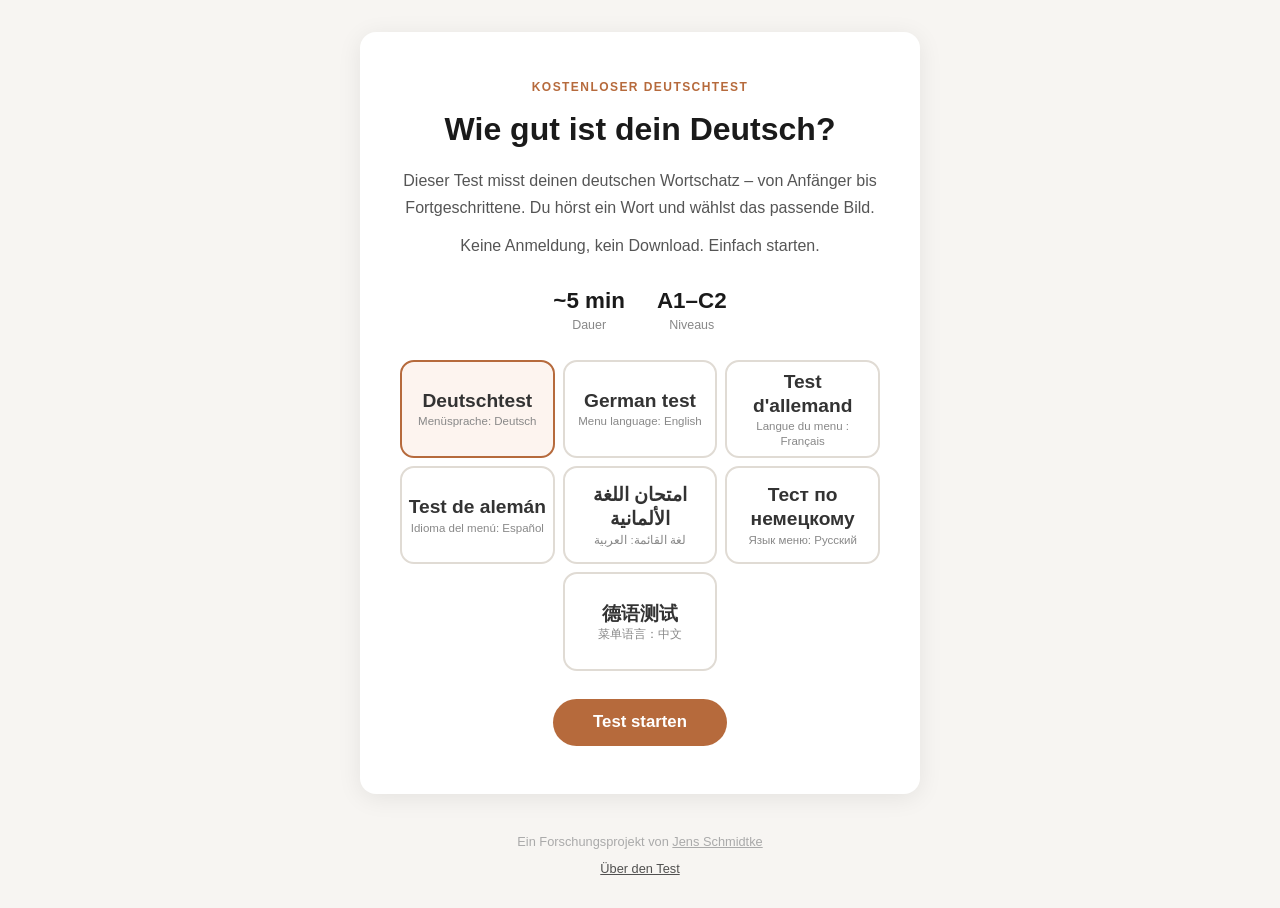
<file: index.html>
<!DOCTYPE html>
<html lang="de">
<head>
  <meta charset="UTF-8"/>
  <meta name="viewport" content="width=device-width, initial-scale=1.0"/>
  <title>Deutschtest – Wie gut ist dein Deutsch?</title>
  <meta name="description" content="Kostenloser Deutsch-Wortschatztest für alle Niveaus von A1 bis C2. Schnell, kostenlos und ohne Anmeldung."/>
  <meta name="keywords" content="Deutschtest, German test, Deutsch lernen, Wortschatztest, A1 B1 C1 Deutsch, test your German"/>
  <meta property="og:title" content="Deutschtest – Wie gut ist dein Deutsch?"/>
  <meta property="og:description" content="Kostenloser Wortschatztest von A1 bis C2. Kein Anmeldung nötig."/>
  <meta property="og:type" content="website"/>
  <meta property="og:url" content="https://deutschpegel.de"/>
  <link rel="canonical" href="https://deutschpegel.de"/>
  <style>
    *, *::before, *::after { box-sizing: border-box; margin: 0; padding: 0; }

    body {
      font-family: -apple-system, BlinkMacSystemFont, "Segoe UI", sans-serif;
      background: #f7f5f2;
      color: #1a1a1a;
      min-height: 100vh;
      display: flex;
      flex-direction: column;
      align-items: center;
      justify-content: center;
      padding: 2rem;
    }

    .card {
      background: #fff;
      border-radius: 16px;
      padding: 3rem 2.5rem;
      max-width: 560px;
      width: 100%;
      text-align: center;
      box-shadow: 0 4px 24px rgba(0,0,0,0.08);
    }

    .label {
      font-size: 0.75rem;
      font-weight: 700;
      letter-spacing: 0.12em;
      text-transform: uppercase;
      color: #b66a3c;
      margin-bottom: 1rem;
    }

    h1 {
      font-size: 2rem;
      font-weight: 700;
      line-height: 1.2;
      margin-bottom: 1.25rem;
      color: #1a1a1a;
    }

    p {
      font-size: 1rem;
      line-height: 1.65;
      color: #555;
      margin-bottom: 0.75rem;
    }

    .details {
      display: flex;
      justify-content: center;
      gap: 2rem;
      margin: 1.75rem 0;
      flex-wrap: wrap;
    }

    .detail {
      display: flex;
      flex-direction: column;
      align-items: center;
      gap: 0.25rem;
    }

    .detail-value {
      font-size: 1.4rem;
      font-weight: 700;
      color: #1a1a1a;
    }

    .detail-label {
      font-size: 0.78rem;
      color: #888;
    }

    /* Equal-size buttons: three per row on desktop, two on phones; the odd last one is centred. */
    .lang-grid {
      display: grid;
      grid-template-columns: repeat(6, 1fr);
      grid-auto-rows: 1fr;
      gap: 0.5rem;
      max-width: 500px;
      margin: 1.75rem auto 1.25rem;
    }

    .lang-btn {
      display: flex;
      flex-direction: column;
      align-items: center;
      justify-content: center;
      gap: 0.1rem;
      grid-column: span 2;
      padding: 0.5rem 0.4rem;
      border: 2px solid #e0dbd4;
      border-radius: 14px;
      background: #fff;
      font-family: inherit;
      line-height: 1.25;
      cursor: pointer;
      transition: border-color 0.15s, background 0.15s;
      color: #333;
    }

    .lang-btn .sub { font-size: 0.72rem; color: #888; }
    .lang-btn .name { font-size: 1.2rem; font-weight: 700; }
    @media (max-width: 520px) {
      .lang-btn { padding: 0.35rem 0.3rem; }
      .lang-btn .name { font-size: 1rem; }
      .lang-btn .sub { font-size: 0.68rem; }
    }
    .lang-btn:last-child { grid-column: 3 / span 2; }
    .lang-btn:hover { border-color: #b66a3c; }
    .lang-btn.active { border-color: #b66a3c; background: #fdf4ef; }

    @media (max-width: 520px) {
      body { padding: 0.75rem; }
      .card { padding: 1.5rem 1.1rem; }
      h1 { font-size: 1.6rem; margin-bottom: 0.9rem; }
      .details { margin: 1.1rem 0; gap: 1.5rem; }
      .lang-grid { margin: 1.1rem 0 1rem; gap: 0.4rem; grid-template-columns: repeat(4, 1fr); }
      .lang-btn:last-child { grid-column: 2 / span 2; }
      footer { margin-top: 1.25rem; }
    }

    .start-btn {
      display: inline-block;
      background: #b66a3c;
      color: #fff;
      font-size: 1.05rem;
      font-weight: 700;
      padding: 0.85rem 2.5rem;
      border-radius: 999px;
      text-decoration: none;
      margin-top: 0.5rem;
      transition: background 0.15s;
    }

    .start-btn:hover { background: #9a5530; }

    footer {
      margin-top: 2.5rem;
      font-size: 0.8rem;
      color: #aaa;
    }

    footer a { color: #aaa; }
.infolinks{margin-top:.75rem;display:flex;flex-wrap:wrap;gap:.6rem;justify-content:center;font-size:.8rem;opacity:.75}
.infolinks a{color:inherit}
  </style>
    <!-- Anonymous, cookie-free visit counting (GoatCounter). The host is prefixed to every path so this
           site stays separate from the other sites in the shared dashboard. -->
    <script>window.goatcounter = { path: function (p) { return location.host.replace(/^www\./, "") + p; } };</script>
    <script data-goatcounter="https://herbertfeuerschmitt.goatcounter.com/count" async src="https://gc.zgo.at/count.js"></script>
</head>
<body>
  <div class="card">
    <div class="label" id="ui-label"></div>
    <h1 id="ui-title"></h1>
    <p id="ui-desc1"></p>
    <p id="ui-desc2"></p>

    <div class="details">
      <div class="detail">
        <span class="detail-value">~5 min</span>
        <span class="detail-label" id="ui-duration"></span>
      </div>
      <div class="detail">
        <span class="detail-value">A1–C2</span>
        <span class="detail-label" id="ui-levels"></span>
      </div>
    </div>

    <div class="lang-grid" id="lang-grid"></div>

    <a class="start-btn" id="start-btn" href="/test/?lang=de"></a>
  </div>

  <footer id="ui-footer"></footer>
<nav class="infolinks"><a id="info-link" href="/info/de/">Über den Test</a></nav>

<script>
const LANGS = [
  { code: 'de', label: 'Deutsch', menu: 'Menüsprache', test: 'Deutschtest' },
  { code: 'en', label: 'English', menu: 'Menu language', test: 'German test' },
  { code: 'fr', label: 'Français', menu: 'Langue du menu', test: 'Test d\'allemand' },
  { code: 'es', label: 'Español', menu: 'Idioma del menú', test: 'Test de alemán' },
  { code: 'ar', label: 'العربية', menu: 'لغة القائمة', test: 'امتحان اللغة الألمانية' },
  { code: 'ru', label: 'Русский', menu: 'Язык меню', test: 'Тест по немецкому' },
  { code: 'zh', label: '中文', menu: '菜单语言', test: '德语测试' },
]

const UI = {
  de: { info: 'Über den Test', label: 'Kostenloser Deutschtest', title: 'Wie gut ist dein Deutsch?', desc1: 'Dieser Test misst deinen deutschen Wortschatz – von Anfänger bis Fortgeschrittene. Du hörst ein Wort und wählst das passende Bild.', desc2: 'Keine Anmeldung, kein Download. Einfach starten.', duration: 'Dauer', levels: 'Niveaus', start: 'Test starten', footer: 'Ein Forschungsprojekt von <a href="https://jensschmidtke.de">Jens Schmidtke</a>' },
  en: { info: 'About the test', label: 'Free German test', title: 'How good is your German?', desc1: 'This test measures your German vocabulary – from beginner to advanced. You hear a word and choose the matching picture.', desc2: 'No registration, no download. Just start.', duration: 'Duration', levels: 'Levels', start: 'Start test', footer: 'A research project by <a href="https://jensschmidtke.de">Jens Schmidtke</a>' },
  fr: { info: 'À propos du test', label: 'Test d\'allemand gratuit', title: 'Quel est votre niveau d\'allemand ?', desc1: 'Ce test mesure votre vocabulaire allemand – du débutant à l\'avancé. Vous entendez un mot et choisissez l\'image correspondante.', desc2: 'Sans inscription, sans téléchargement. Commencez simplement.', duration: 'Durée', levels: 'Niveaux', start: 'Commencer le test', footer: 'Un projet de recherche de <a href="https://jensschmidtke.de">Jens Schmidtke</a>' },
  es: { info: 'Sobre el test', label: 'Test de alemán gratuito', title: '¿Qué tan bueno es tu alemán?', desc1: 'Esta prueba mide tu vocabulario alemán – desde principiante hasta avanzado. Escuchas una palabra y eliges la imagen correspondiente.', desc2: 'Sin registro, sin descarga. Simplemente empieza.', duration: 'Duración', levels: 'Niveles', start: 'Iniciar prueba', footer: 'Un proyecto de investigación de <a href="https://jensschmidtke.de">Jens Schmidtke</a>' },
  ar: { info: 'حول الاختبار', label: 'اختبار ألماني مجاني', title: 'ما مستواك في اللغة الألمانية؟', desc1: 'يقيس هذا الاختبار مفرداتك الألمانية – من المبتدئ إلى المتقدم. تسمع كلمة وتختار الصورة المطابقة.', desc2: 'بدون تسجيل، بدون تنزيل. فقط ابدأ.', duration: 'المدة', levels: 'المستويات', start: 'ابدأ الاختبار', footer: 'مشروع بحثي بقلم <a href="https://jensschmidtke.de">Jens Schmidtke</a>' },
  ru: { info: 'О тесте', label: 'Бесплатный тест по немецкому', title: 'Как хорошо вы знаете немецкий?', desc1: 'Этот тест измеряет ваш словарный запас немецкого языка – от начинающего до продвинутого. Вы слышите слово и выбираете подходящую картинку.', desc2: 'Без регистрации, без загрузки. Просто начните.', duration: 'Продолжительность', levels: 'Уровни', start: 'Начать тест', footer: 'Исследовательский проект <a href="https://jensschmidtke.de">Jens Schmidtke</a>' },
  zh: { info: '关于本测试', label: '免费德语测试', title: '你的德语水平如何？', desc1: '本测试测量您的德语词汇量——从初学者到高级。您听到一个单词并选择相应的图片。', desc2: '无需注册，无需下载。直接开始。', duration: '时长', levels: '级别', start: '开始测试', footer: '<a href="https://jensschmidtke.de">Jens Schmidtke</a> 的研究项目' },
}

let selected = 'de'

function render() {
  const u = UI[selected] || UI.de
  document.getElementById('ui-label').textContent = u.label
  document.getElementById('ui-title').textContent = u.title
  document.getElementById('ui-desc1').textContent = u.desc1
  document.getElementById('ui-desc2').textContent = u.desc2
  document.getElementById('ui-duration').textContent = u.duration
  document.getElementById('ui-levels').textContent = u.levels
  document.getElementById('start-btn').textContent = u.start
  document.getElementById('start-btn').href = `/test/?lang=${selected}`
  document.getElementById('ui-footer').innerHTML = u.footer
  const info = document.getElementById('info-link')
  info.href = `/info/${selected}/`
  info.hreflang = selected
  info.textContent = u.info

  const grid = document.getElementById('lang-grid')
  grid.innerHTML = ''
  LANGS.forEach(l => {
    const btn = document.createElement('button')
    btn.className = 'lang-btn' + (l.code === selected ? ' active' : '')
    btn.lang = l.code
    const sep = l.code === 'zh' ? '：' : l.code === 'fr' ? ' : ' : ': '
    btn.innerHTML = `<span class="name" dir="auto">${l.test}</span><span class="sub" dir="auto">${l.menu}${sep}${l.label}</span>`
    btn.onclick = () => { selected = l.code; render() }
    grid.appendChild(btn)
  })
}

render()
</script>
</body>
</html>
</file>
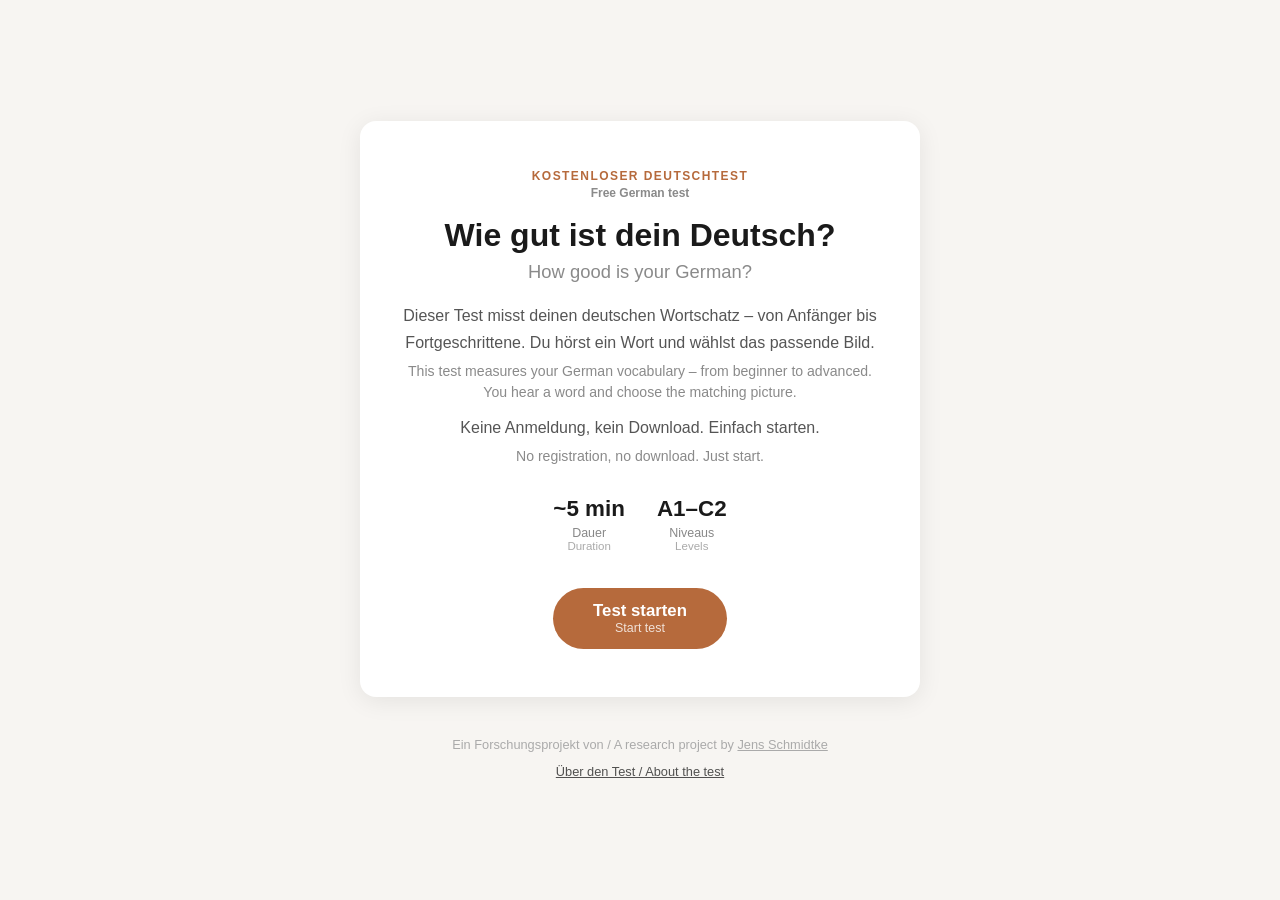
<file: gju/index.html>
<!DOCTYPE html>
<html lang="de">
<head>
  <meta charset="UTF-8"/>
  <meta name="viewport" content="width=device-width, initial-scale=1.0"/>
  <title>Deutschtest – Wie gut ist dein Deutsch?</title>
  <meta name="description" content="Kostenloser Deutsch-Wortschatztest für alle Niveaus von A1 bis C2. Schnell, kostenlos und ohne Anmeldung."/>
  <meta name="keywords" content="Deutschtest, German test, Deutsch lernen, Wortschatztest, A1 B1 C1 Deutsch, test your German"/>
  <meta property="og:title" content="Deutschtest – Wie gut ist dein Deutsch?"/>
  <meta property="og:description" content="Kostenloser Wortschatztest von A1 bis C2. Kein Anmeldung nötig."/>
  <meta property="og:type" content="website"/>
  <meta property="og:url" content="https://deutschpegel.de/gju/"/>
  <meta name="robots" content="noindex, nofollow"/>
  <link rel="canonical" href="https://deutschpegel.de/gju/"/>
  <style>
    *, *::before, *::after { box-sizing: border-box; margin: 0; padding: 0; }

    body {
      font-family: -apple-system, BlinkMacSystemFont, "Segoe UI", sans-serif;
      background: #f7f5f2;
      color: #1a1a1a;
      min-height: 100vh;
      display: flex;
      flex-direction: column;
      align-items: center;
      justify-content: center;
      padding: 2rem;
    }

    .card {
      background: #fff;
      border-radius: 16px;
      padding: 3rem 2.5rem;
      max-width: 560px;
      width: 100%;
      text-align: center;
      box-shadow: 0 4px 24px rgba(0,0,0,0.08);
    }

    .label {
      font-size: 0.75rem;
      font-weight: 700;
      letter-spacing: 0.12em;
      text-transform: uppercase;
      color: #b66a3c;
      margin-bottom: 1rem;
    }

    h1 {
      font-size: 2rem;
      font-weight: 700;
      line-height: 1.2;
      margin-bottom: 1.25rem;
      color: #1a1a1a;
    }

    p {
      font-size: 1rem;
      line-height: 1.65;
      color: #555;
      margin-bottom: 0.75rem;
    }

    .details {
      display: flex;
      justify-content: center;
      gap: 2rem;
      margin: 1.75rem 0;
      flex-wrap: wrap;
    }

    .detail {
      display: flex;
      flex-direction: column;
      align-items: center;
      gap: 0.25rem;
    }

    .detail-value {
      font-size: 1.4rem;
      font-weight: 700;
      color: #1a1a1a;
    }

    .detail-label {
      font-size: 0.78rem;
      color: #888;
    }

    /* Equal-size buttons: three per row on desktop, two on phones; the odd last one is centred. */
    .lang-grid {
      display: grid;
      grid-template-columns: repeat(6, 1fr);
      grid-auto-rows: 1fr;
      gap: 0.5rem;
      max-width: 500px;
      margin: 1.75rem auto 1.25rem;
    }

    .lang-btn {
      display: flex;
      flex-direction: column;
      align-items: center;
      justify-content: center;
      gap: 0.1rem;
      grid-column: span 2;
      padding: 0.5rem 0.4rem;
      border: 2px solid #e0dbd4;
      border-radius: 14px;
      background: #fff;
      font-family: inherit;
      line-height: 1.25;
      cursor: pointer;
      transition: border-color 0.15s, background 0.15s;
      color: #333;
    }

    .lang-btn .sub { font-size: 0.72rem; color: #888; }
    .lang-btn .name { font-size: 1.2rem; font-weight: 700; }
    @media (max-width: 520px) {
      .lang-btn { padding: 0.35rem 0.3rem; }
      .lang-btn .name { font-size: 1rem; }
      .lang-btn .sub { font-size: 0.68rem; }
    }
    .lang-btn:last-child { grid-column: 3 / span 2; }
    .lang-btn:hover { border-color: #b66a3c; }
    .lang-btn.active { border-color: #b66a3c; background: #fdf4ef; }

    @media (max-width: 520px) {
      body { padding: 0.75rem; }
      .card { padding: 1.5rem 1.1rem; }
      h1 { font-size: 1.6rem; margin-bottom: 0.9rem; }
      .details { margin: 1.1rem 0; gap: 1.5rem; }
      .lang-grid { margin: 1.1rem 0 1rem; gap: 0.4rem; grid-template-columns: repeat(4, 1fr); }
      .lang-btn:last-child { grid-column: 2 / span 2; }
      footer { margin-top: 1.25rem; }
    }

    .start-btn {
      display: inline-block;
      background: #b66a3c;
      color: #fff;
      font-size: 1.05rem;
      font-weight: 700;
      padding: 0.85rem 2.5rem;
      border-radius: 999px;
      text-decoration: none;
      margin-top: 0.5rem;
      transition: background 0.15s;
    }

    .start-btn:hover { background: #9a5530; }

    footer {
      margin-top: 2.5rem;
      font-size: 0.8rem;
      color: #aaa;
    }

    footer a { color: #aaa; }
.infolinks{margin-top:.75rem;display:flex;flex-wrap:wrap;gap:.6rem;justify-content:center;font-size:.8rem;opacity:.75}
.infolinks a{color:inherit}
  .en { display: block; font-weight: 400; text-transform: none; letter-spacing: 0; color: #8a8a8a; }
    .label .en { font-weight: 600; margin-top: 0.15rem; }
    h1 .en { font-size: 1.15rem; line-height: 1.3; margin-top: 0.35rem; }
    p .en { font-size: 0.88rem; line-height: 1.5; margin-top: 0.3rem; }
    .detail-label .en { font-size: 0.72rem; color: #aaa; }
    .start-btn .de { line-height: 1.2; }
    .start-btn .en { font-size: 0.78rem; font-weight: 500; color: rgba(255,255,255,0.8); }
    .lang-grid { display: none }
  </style>
    <!-- Anonymous, cookie-free visit counting (GoatCounter). The host is prefixed to every path so this
           site stays separate from the other sites in the shared dashboard. -->
    <script>window.goatcounter = { path: function (p) { return location.host.replace(/^www\./, "") + p; } };</script>
    <script data-goatcounter="https://herbertfeuerschmitt.goatcounter.com/count" async src="https://gc.zgo.at/count.js"></script>
</head>
<body>
  <div class="card">
    <div class="label" id="ui-label"></div>
    <h1 id="ui-title"></h1>
    <p id="ui-desc1"></p>
    <p id="ui-desc2"></p>

    <div class="details">
      <div class="detail">
        <span class="detail-value">~5 min</span>
        <span class="detail-label" id="ui-duration"></span>
      </div>
      <div class="detail">
        <span class="detail-value">A1–C2</span>
        <span class="detail-label" id="ui-levels"></span>
      </div>
    </div>

    <div class="lang-grid" id="lang-grid"></div>

    <a class="start-btn" id="start-btn" href="/gju/test/"></a>
  </div>

  <footer id="ui-footer"></footer>
<nav class="infolinks"><a id="info-link" href="/info/de/">Über den Test</a></nav>

<script>
const LANGS = []

const UI = {
  de: { info: 'Über den Test', label: 'Kostenloser Deutschtest', title: 'Wie gut ist dein Deutsch?', desc1: 'Dieser Test misst deinen deutschen Wortschatz – von Anfänger bis Fortgeschrittene. Du hörst ein Wort und wählst das passende Bild.', desc2: 'Keine Anmeldung, kein Download. Einfach starten.', duration: 'Dauer', levels: 'Niveaus', start: 'Test starten', footer: 'Ein Forschungsprojekt von <a href="https://jensschmidtke.de">Jens Schmidtke</a>' },
  en: { info: 'About the test', label: 'Free German test', title: 'How good is your German?', desc1: 'This test measures your German vocabulary – from beginner to advanced. You hear a word and choose the matching picture.', desc2: 'No registration, no download. Just start.', duration: 'Duration', levels: 'Levels', start: 'Start test', footer: 'A research project by <a href="https://jensschmidtke.de">Jens Schmidtke</a>' },
  fr: { info: 'À propos du test', label: 'Test d\'allemand gratuit', title: 'Quel est votre niveau d\'allemand ?', desc1: 'Ce test mesure votre vocabulaire allemand – du débutant à l\'avancé. Vous entendez un mot et choisissez l\'image correspondante.', desc2: 'Sans inscription, sans téléchargement. Commencez simplement.', duration: 'Durée', levels: 'Niveaux', start: 'Commencer le test', footer: 'Un projet de recherche de <a href="https://jensschmidtke.de">Jens Schmidtke</a>' },
  es: { info: 'Sobre el test', label: 'Test de alemán gratuito', title: '¿Qué tan bueno es tu alemán?', desc1: 'Esta prueba mide tu vocabulario alemán – desde principiante hasta avanzado. Escuchas una palabra y eliges la imagen correspondiente.', desc2: 'Sin registro, sin descarga. Simplemente empieza.', duration: 'Duración', levels: 'Niveles', start: 'Iniciar prueba', footer: 'Un proyecto de investigación de <a href="https://jensschmidtke.de">Jens Schmidtke</a>' },
  ar: { info: 'حول الاختبار', label: 'اختبار ألماني مجاني', title: 'ما مستواك في اللغة الألمانية؟', desc1: 'يقيس هذا الاختبار مفرداتك الألمانية – من المبتدئ إلى المتقدم. تسمع كلمة وتختار الصورة المطابقة.', desc2: 'بدون تسجيل، بدون تنزيل. فقط ابدأ.', duration: 'المدة', levels: 'المستويات', start: 'ابدأ الاختبار', footer: 'مشروع بحثي بقلم <a href="https://jensschmidtke.de">Jens Schmidtke</a>' },
  ru: { info: 'О тесте', label: 'Бесплатный тест по немецкому', title: 'Как хорошо вы знаете немецкий?', desc1: 'Этот тест измеряет ваш словарный запас немецкого языка – от начинающего до продвинутого. Вы слышите слово и выбираете подходящую картинку.', desc2: 'Без регистрации, без загрузки. Просто начните.', duration: 'Продолжительность', levels: 'Уровни', start: 'Начать тест', footer: 'Исследовательский проект <a href="https://jensschmidtke.de">Jens Schmidtke</a>' },
  zh: { info: '关于本测试', label: '免费德语测试', title: '你的德语水平如何？', desc1: '本测试测量您的德语词汇量——从初学者到高级。您听到一个单词并选择相应的图片。', desc2: '无需注册，无需下载。直接开始。', duration: '时长', levels: '级别', start: '开始测试', footer: '<a href="https://jensschmidtke.de">Jens Schmidtke</a> 的研究项目' },
}

// GJU: one combined German/English page instead of a language choice
const both = k => UI.de[k] + ' / ' + UI.en[k]
// German first and prominent, the English equivalent directly below in a lighter style
const pair = k => `<span class="de">${UI.de[k]}</span><span class="en" lang="en">${UI.en[k]}</span>`
UI.bi = {
  info: both('info'), label: pair('label'), title: pair('title'),
  desc1: pair('desc1'), desc2: pair('desc2'),
  duration: pair('duration'), levels: pair('levels'), start: pair('start'),
  footer: 'Ein Forschungsprojekt von / A research project by <a href="https://jensschmidtke.de">Jens Schmidtke</a>',
}

let selected = 'bi'

function render() {
  const u = UI[selected] || UI.de
  document.getElementById('ui-label').innerHTML = u.label
  document.getElementById('ui-title').innerHTML = u.title
  document.getElementById('ui-desc1').innerHTML = u.desc1
  document.getElementById('ui-desc2').innerHTML = u.desc2
  document.getElementById('ui-duration').innerHTML = u.duration
  document.getElementById('ui-levels').innerHTML = u.levels
  document.getElementById('start-btn').innerHTML = u.start
  document.getElementById('start-btn').href = '/gju/test/'
  document.getElementById('ui-footer').innerHTML = u.footer
  const info = document.getElementById('info-link')
  info.href = '/info/en/'
  info.hreflang = 'en'
  info.textContent = u.info

  const grid = document.getElementById('lang-grid')
  grid.innerHTML = ''
  LANGS.forEach(l => {
    const btn = document.createElement('button')
    btn.className = 'lang-btn' + (l.code === selected ? ' active' : '')
    btn.lang = l.code
    const sep = l.code === 'zh' ? '：' : l.code === 'fr' ? ' : ' : ': '
    btn.innerHTML = `<span class="name" dir="auto">${l.test}</span><span class="sub" dir="auto">${l.menu}${sep}${l.label}</span>`
    btn.onclick = () => { selected = l.code; render() }
    grid.appendChild(btn)
  })
}

render()
</script>
</body>
</html>
</file>
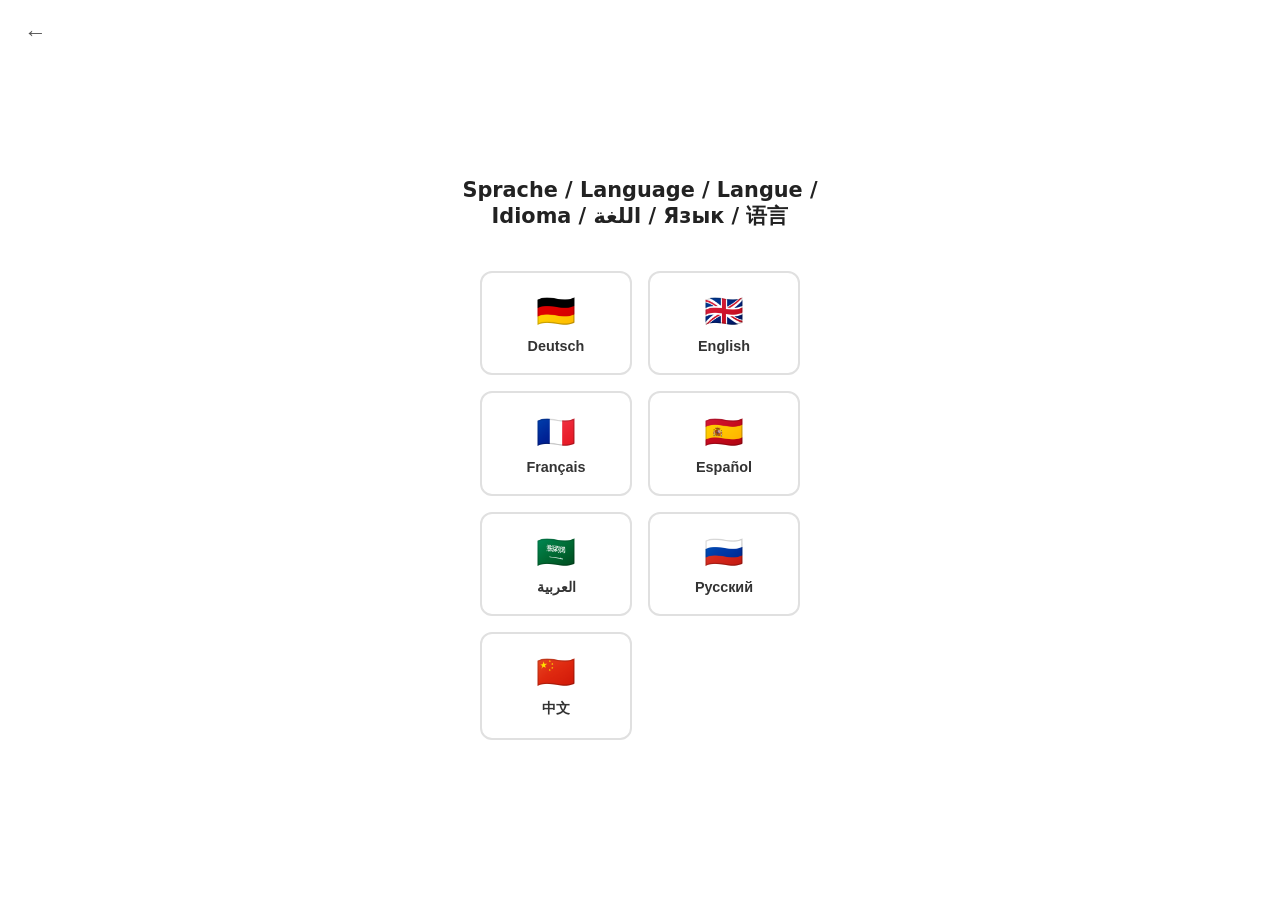
<file: test/index.html>
<!DOCTYPE html>
<html lang="de">
  <head>
    <meta charset="UTF-8" />
    <meta name="viewport" content="width=device-width, initial-scale=1.0" />
    <title>Deutschtest – Wie gut ist dein Deutsch? | German Vocabulary Test</title>
    <meta name="description" content="Kostenloser Deutsch-Wortschatztest für Anfänger und Fortgeschrittene. Teste dein Deutsch von A1 bis C2 – schnell, kostenlos und ohne Anmeldung. Free German vocabulary test for all levels." />
    <meta name="keywords" content="Deutschtest, Deutsch Test, German test, German vocabulary test, Deutsch Wortschatztest, Deutschkenntnisse testen, A1 B1 C1 Deutsch, test your German, free German test" />
    <meta name="author" content="Jens Schmidtke" />
    <meta name="robots" content="index, follow" />
    <link rel="canonical" href="https://deutschpegel.de/test/" />

    <!-- Open Graph -->
    <meta property="og:title" content="Deutschtest – Teste dein Deutsch kostenlos" />
    <meta property="og:description" content="Wie gut ist dein Deutsch? Mach den kostenlosen Wortschatztest und finde dein Niveau von A1 bis C2." />
    <meta property="og:type" content="website" />
    <meta property="og:url" content="https://deutschpegel.de/test/" />
    <meta property="og:locale" content="de_DE" />

    <!-- Twitter Card -->
    <meta name="twitter:card" content="summary" />
    <meta name="twitter:title" content="Deutschtest – Teste dein Deutsch kostenlos" />
    <meta name="twitter:description" content="Kostenloser Deutsch-Wortschatztest. Finde dein Niveau von A1 bis C2 – ohne Anmeldung." />
    <!-- Anonymous, cookie-free visit counting (GoatCounter). The host is prefixed to every path so this
           site stays separate from the other sites in the shared dashboard. -->
    <script>window.goatcounter = { path: function (p) { return location.host.replace(/^www\./, "") + p; } };</script>
    <script data-goatcounter="https://herbertfeuerschmitt.goatcounter.com/count" async src="https://gc.zgo.at/count.js"></script>
    <script type="module" crossorigin src="/assets/index-deutschpegel-DiMbGQV4.js"></script>
    <link rel="stylesheet" crossorigin href="/assets/index-deutschpegel-C_GUBw22.css">
  </head>
  <body>
    <div id="root"></div>
  </body>
</html>
</file>
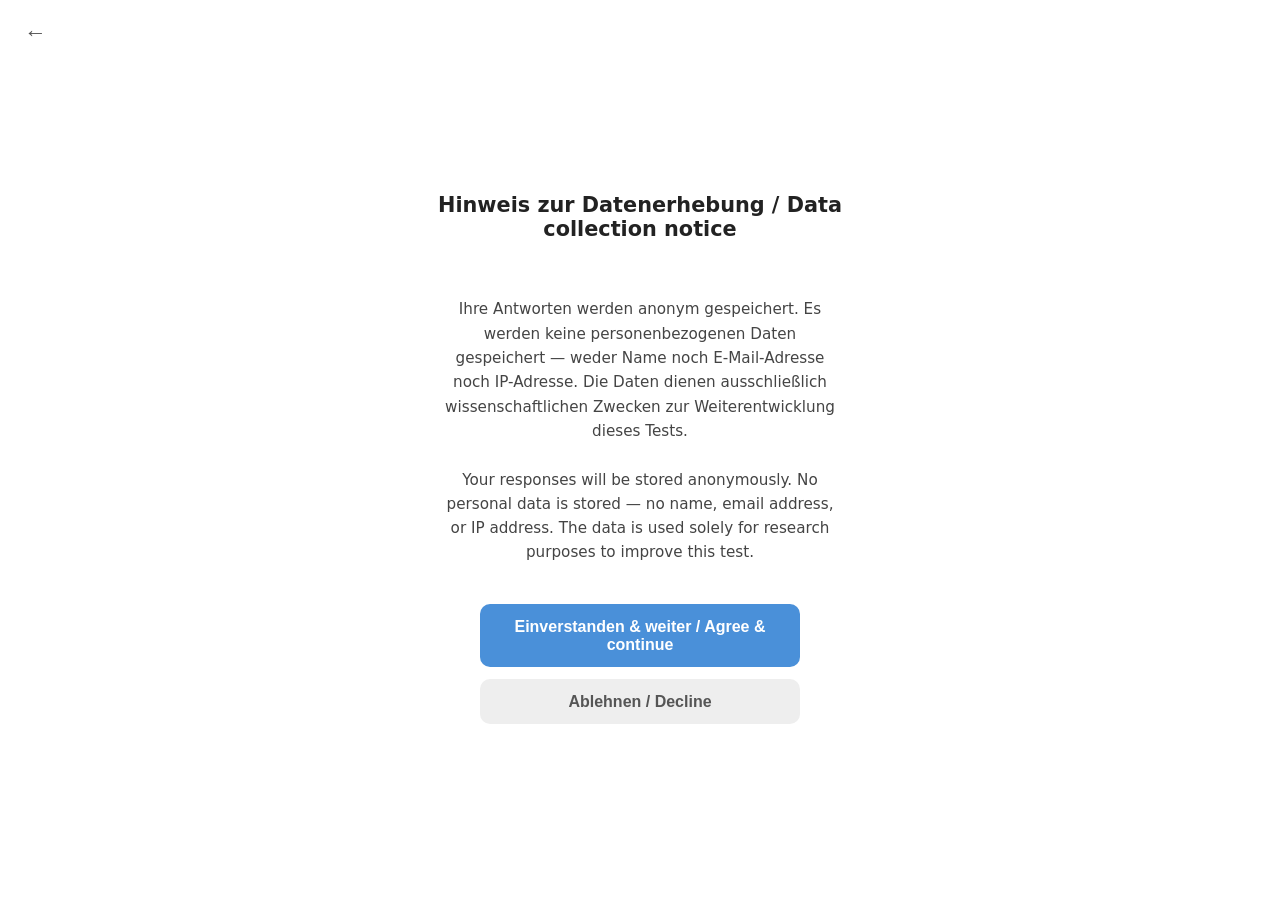
<file: gju/test/index.html>
<!DOCTYPE html>
<html lang="de">
  <head>
    <meta charset="UTF-8" />
    <meta name="viewport" content="width=device-width, initial-scale=1.0" />
    <title>Deutschtest – Wie gut ist dein Deutsch? | German Vocabulary Test</title>
    <meta name="description" content="Kostenloser Deutsch-Wortschatztest für Anfänger und Fortgeschrittene. Teste dein Deutsch von A1 bis C2 – schnell, kostenlos und ohne Anmeldung. Free German vocabulary test for all levels." />
    <meta name="keywords" content="Deutschtest, Deutsch Test, German test, German vocabulary test, Deutsch Wortschatztest, Deutschkenntnisse testen, A1 B1 C1 Deutsch, test your German, free German test" />
    <meta name="author" content="Jens Schmidtke" />
    <meta name="robots" content="noindex, nofollow" />
    <link rel="canonical" href="https://deutschpegel.de/gju/test/" />

    <!-- Open Graph -->
    <meta property="og:title" content="Deutschtest – Teste dein Deutsch kostenlos" />
    <meta property="og:description" content="Wie gut ist dein Deutsch? Mach den kostenlosen Wortschatztest und finde dein Niveau von A1 bis C2." />
    <meta property="og:type" content="website" />
    <meta property="og:url" content="https://deutschpegel.de/gju/test/" />
    <meta property="og:locale" content="de_DE" />

    <!-- Twitter Card -->
    <meta name="twitter:card" content="summary" />
    <meta name="twitter:title" content="Deutschtest – Teste dein Deutsch kostenlos" />
    <meta name="twitter:description" content="Kostenloser Deutsch-Wortschatztest. Finde dein Niveau von A1 bis C2 – ohne Anmeldung." />
    <!-- Anonymous, cookie-free visit counting (GoatCounter). The host is prefixed to every path so this
           site stays separate from the other sites in the shared dashboard. -->
    <script>window.goatcounter = { path: function (p) { return location.host.replace(/^www\./, "") + p; } };</script>
    <script data-goatcounter="https://herbertfeuerschmitt.goatcounter.com/count" async src="https://gc.zgo.at/count.js"></script>
    <script type="module" crossorigin src="/assets/index-deutschpegel-DiMbGQV4.js"></script>
    <link rel="stylesheet" crossorigin href="/assets/index-deutschpegel-C_GUBw22.css">
  </head>
  <body>
    <div id="root"></div>
  </body>
</html>
</file>
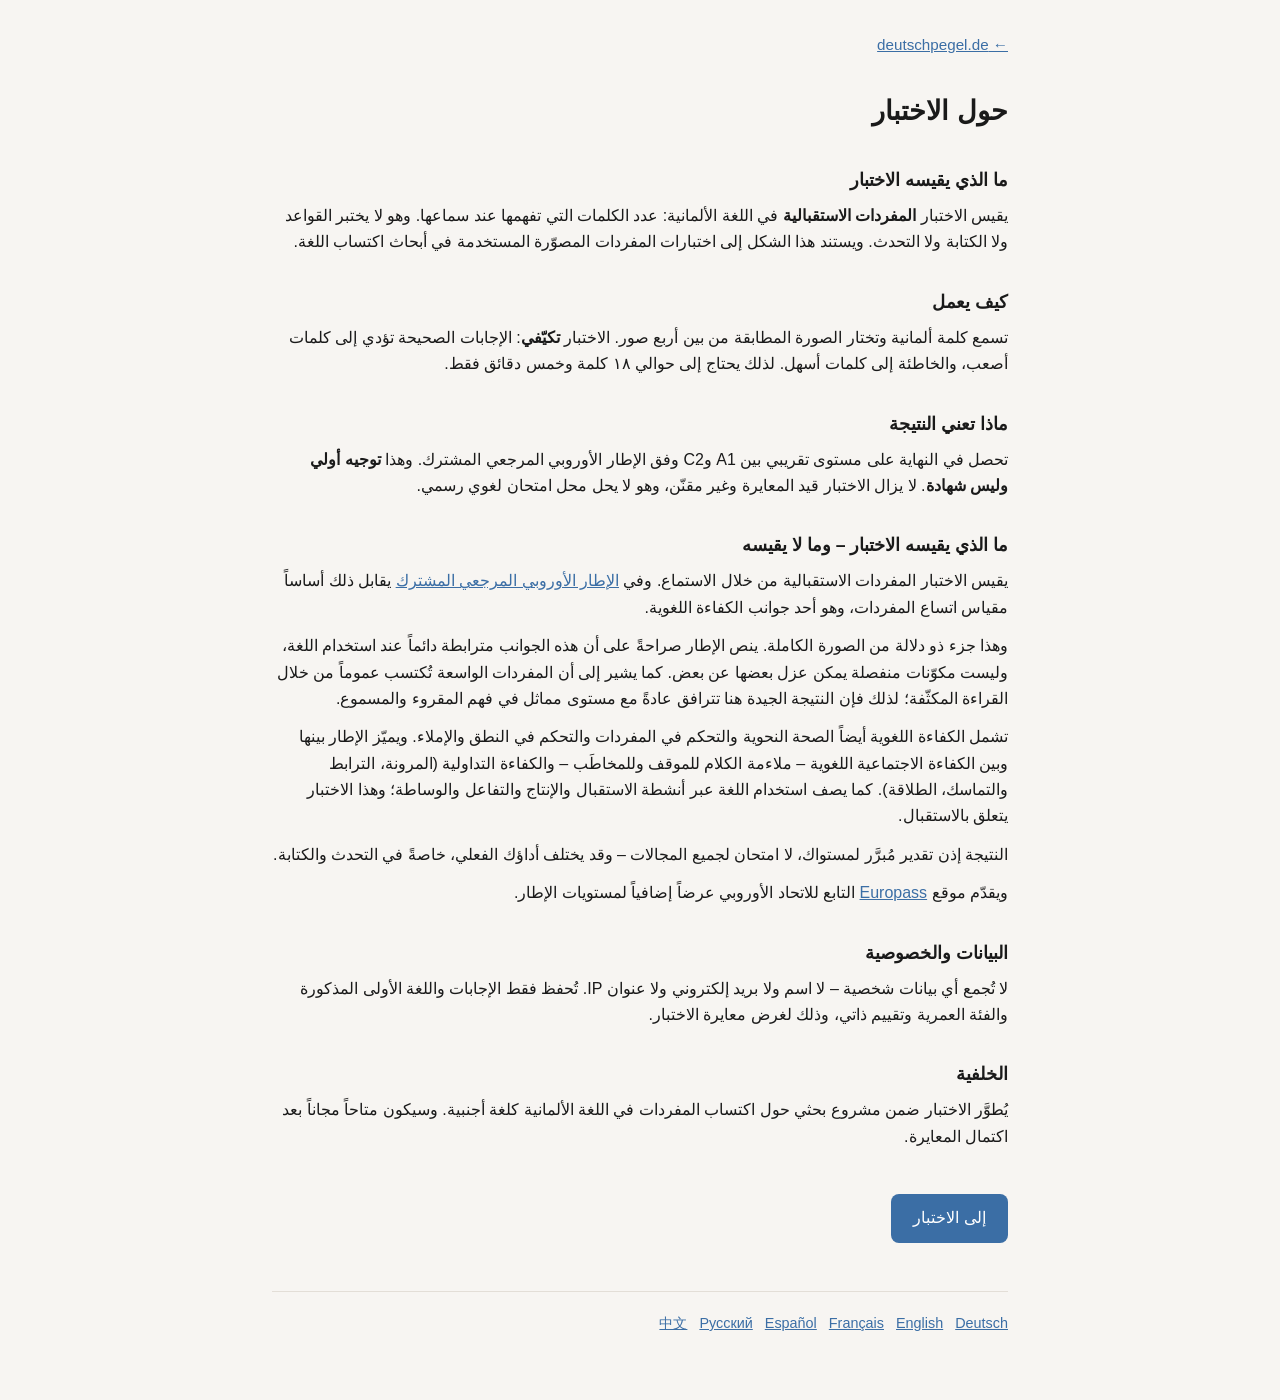
<file: info/ar/index.html>
<!DOCTYPE html>
<html lang="ar" dir="rtl">
<head>
<meta charset="UTF-8"/>
<meta name="viewport" content="width=device-width, initial-scale=1.0"/>
<title>حول اختبار المفردات الألمانية | deutschpegel.de</title>
<meta name="description" content="ما الذي يقيسه اختبار المفردات الألمانية المجاني، وكيف يعمل، وماذا تعني النتيجة."/>
<link rel="canonical" href="https://deutschpegel.de/info/ar/"/>
<link rel="alternate" hreflang="de" href="https://deutschpegel.de/info/de/"/>
<link rel="alternate" hreflang="en" href="https://deutschpegel.de/info/en/"/>
<link rel="alternate" hreflang="fr" href="https://deutschpegel.de/info/fr/"/>
<link rel="alternate" hreflang="es" href="https://deutschpegel.de/info/es/"/>
<link rel="alternate" hreflang="ar" href="https://deutschpegel.de/info/ar/"/>
<link rel="alternate" hreflang="ru" href="https://deutschpegel.de/info/ru/"/>
<link rel="alternate" hreflang="zh" href="https://deutschpegel.de/info/zh/"/>
<link rel="alternate" hreflang="x-default" href="https://deutschpegel.de/info/en/"/>
<style>*,*::before,*::after{box-sizing:border-box;margin:0;padding:0}
body{font-family:-apple-system,BlinkMacSystemFont,"Segoe UI",sans-serif;background:#f7f5f2;color:#1a1a1a;line-height:1.65;padding:2rem 1.25rem 4rem}
main{max-width:46rem;margin:0 auto}
h1{font-size:1.7rem;margin-bottom:1.5rem}
h2{font-size:1.1rem;margin:2rem 0 .5rem}
p{margin-bottom:.75rem}
a{color:#3b6ea5}
.back{display:inline-block;margin-bottom:2rem;font-size:.95rem}
.langs{margin-top:3rem;padding-top:1.25rem;border-top:1px solid #e3ded7;font-size:.9rem;display:flex;flex-wrap:wrap;gap:.75rem}
.cta{display:inline-block;margin-top:2rem;background:#3b6ea5;color:#fff;text-decoration:none;padding:.7rem 1.4rem;border-radius:8px}</style>
    <!-- Anonymous, cookie-free visit counting (GoatCounter). The host is prefixed to every path so this
           site stays separate from the other sites in the shared dashboard. -->
    <script>window.goatcounter = { path: function (p) { return location.host.replace(/^www\./, "") + p; } };</script>
    <script data-goatcounter="https://herbertfeuerschmitt.goatcounter.com/count" async src="https://gc.zgo.at/count.js"></script>
</head>
<body>
<main>
<a class="back" href="/">&larr; deutschpegel.de</a>
<h1>حول الاختبار</h1>
<h2>ما الذي يقيسه الاختبار</h2>
<p>يقيس الاختبار <strong>المفردات الاستقبالية</strong> في اللغة الألمانية: عدد الكلمات التي تفهمها عند سماعها. وهو لا يختبر القواعد ولا الكتابة ولا التحدث. ويستند هذا الشكل إلى اختبارات المفردات المصوّرة المستخدمة في أبحاث اكتساب اللغة.</p>
<h2>كيف يعمل</h2>
<p>تسمع كلمة ألمانية وتختار الصورة المطابقة من بين أربع صور. الاختبار <strong>تكيّفي</strong>: الإجابات الصحيحة تؤدي إلى كلمات أصعب، والخاطئة إلى كلمات أسهل. لذلك يحتاج إلى حوالي ١٨ كلمة وخمس دقائق فقط.</p>
<h2>ماذا تعني النتيجة</h2>
<p>تحصل في النهاية على مستوى تقريبي بين A1 وC2 وفق الإطار الأوروبي المرجعي المشترك. وهذا <strong>توجيه أولي وليس شهادة</strong>. لا يزال الاختبار قيد المعايرة وغير مقنّن، وهو لا يحل محل امتحان لغوي رسمي.</p>
<h2>ما الذي يقيسه الاختبار – وما لا يقيسه</h2>
<p>يقيس الاختبار المفردات الاستقبالية من خلال الاستماع. وفي <a href="https://www.goethe.de/ins/de/en/uun/dln/ger.html" rel="noopener">الإطار الأوروبي المرجعي المشترك</a> يقابل ذلك أساساً مقياس اتساع المفردات، وهو أحد جوانب الكفاءة اللغوية.</p>
<p>وهذا جزء ذو دلالة من الصورة الكاملة. ينص الإطار صراحةً على أن هذه الجوانب مترابطة دائماً عند استخدام اللغة، وليست مكوّنات منفصلة يمكن عزل بعضها عن بعض. كما يشير إلى أن المفردات الواسعة تُكتسب عموماً من خلال القراءة المكثّفة؛ لذلك فإن النتيجة الجيدة هنا تترافق عادةً مع مستوى مماثل في فهم المقروء والمسموع.</p>
<p>تشمل الكفاءة اللغوية أيضاً الصحة النحوية والتحكم في المفردات والتحكم في النطق والإملاء. ويميّز الإطار بينها وبين الكفاءة الاجتماعية اللغوية – ملاءمة الكلام للموقف وللمخاطَب – والكفاءة التداولية (المرونة، الترابط والتماسك، الطلاقة). كما يصف استخدام اللغة عبر أنشطة الاستقبال والإنتاج والتفاعل والوساطة؛ وهذا الاختبار يتعلق بالاستقبال.</p>
<p>النتيجة إذن تقدير مُبرَّر لمستواك، لا امتحان لجميع المجالات – وقد يختلف أداؤك الفعلي، خاصةً في التحدث والكتابة.</p>
<p>ويقدّم موقع <a href="https://europass.europa.eu/en/common-european-framework-reference-language-skills" rel="noopener">Europass</a> التابع للاتحاد الأوروبي عرضاً إضافياً لمستويات الإطار.</p>
<h2>البيانات والخصوصية</h2>
<p>لا تُجمع أي بيانات شخصية – لا اسم ولا بريد إلكتروني ولا عنوان IP. تُحفظ فقط الإجابات واللغة الأولى المذكورة والفئة العمرية وتقييم ذاتي، وذلك لغرض معايرة الاختبار.</p>
<h2>الخلفية</h2>
<p>يُطوَّر الاختبار ضمن مشروع بحثي حول اكتساب المفردات في اللغة الألمانية كلغة أجنبية. وسيكون متاحاً مجاناً بعد اكتمال المعايرة.</p>
<a class="cta" href="/projects/ppvt-test/?lang=ar">إلى الاختبار</a>
<nav class="langs"><a href="/info/de/" hreflang="de">Deutsch</a> <a href="/info/en/" hreflang="en">English</a> <a href="/info/fr/" hreflang="fr">Français</a> <a href="/info/es/" hreflang="es">Español</a> <a href="/info/ru/" hreflang="ru">Русский</a> <a href="/info/zh/" hreflang="zh">中文</a></nav>
</main>
</body>
</html>
</file>
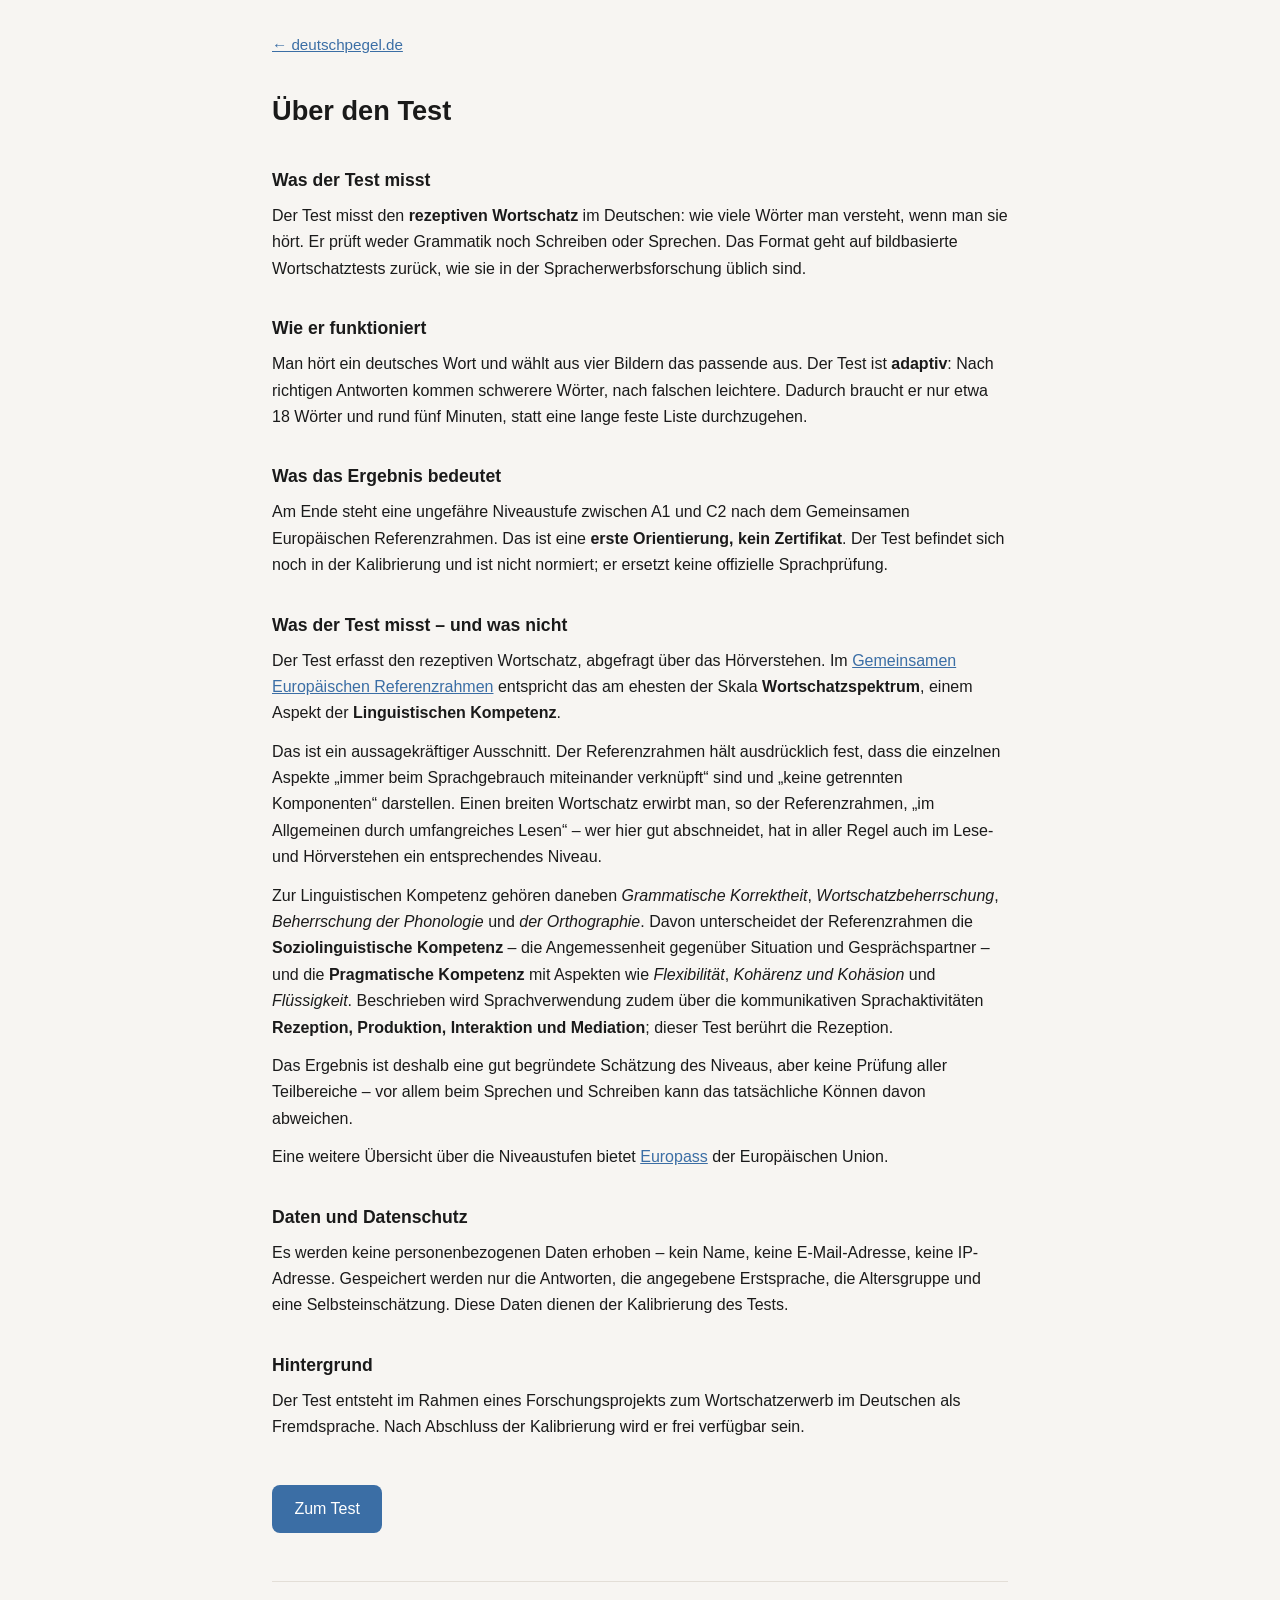
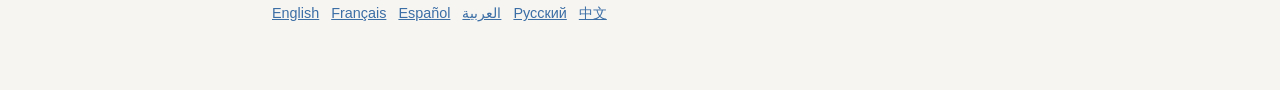
<file: info/de/index.html>
<!DOCTYPE html>
<html lang="de" dir="ltr">
<head>
<meta charset="UTF-8"/>
<meta name="viewport" content="width=device-width, initial-scale=1.0"/>
<title>Über den Deutsch-Wortschatztest | deutschpegel.de</title>
<meta name="description" content="Was der kostenlose Deutsch-Wortschatztest misst, wie er funktioniert und was das Ergebnis bedeutet."/>
<link rel="canonical" href="https://deutschpegel.de/info/de/"/>
<link rel="alternate" hreflang="de" href="https://deutschpegel.de/info/de/"/>
<link rel="alternate" hreflang="en" href="https://deutschpegel.de/info/en/"/>
<link rel="alternate" hreflang="fr" href="https://deutschpegel.de/info/fr/"/>
<link rel="alternate" hreflang="es" href="https://deutschpegel.de/info/es/"/>
<link rel="alternate" hreflang="ar" href="https://deutschpegel.de/info/ar/"/>
<link rel="alternate" hreflang="ru" href="https://deutschpegel.de/info/ru/"/>
<link rel="alternate" hreflang="zh" href="https://deutschpegel.de/info/zh/"/>
<link rel="alternate" hreflang="x-default" href="https://deutschpegel.de/info/en/"/>
<style>*,*::before,*::after{box-sizing:border-box;margin:0;padding:0}
body{font-family:-apple-system,BlinkMacSystemFont,"Segoe UI",sans-serif;background:#f7f5f2;color:#1a1a1a;line-height:1.65;padding:2rem 1.25rem 4rem}
main{max-width:46rem;margin:0 auto}
h1{font-size:1.7rem;margin-bottom:1.5rem}
h2{font-size:1.1rem;margin:2rem 0 .5rem}
p{margin-bottom:.75rem}
a{color:#3b6ea5}
.back{display:inline-block;margin-bottom:2rem;font-size:.95rem}
.langs{margin-top:3rem;padding-top:1.25rem;border-top:1px solid #e3ded7;font-size:.9rem;display:flex;flex-wrap:wrap;gap:.75rem}
.cta{display:inline-block;margin-top:2rem;background:#3b6ea5;color:#fff;text-decoration:none;padding:.7rem 1.4rem;border-radius:8px}</style>
    <!-- Anonymous, cookie-free visit counting (GoatCounter). The host is prefixed to every path so this
           site stays separate from the other sites in the shared dashboard. -->
    <script>window.goatcounter = { path: function (p) { return location.host.replace(/^www\./, "") + p; } };</script>
    <script data-goatcounter="https://herbertfeuerschmitt.goatcounter.com/count" async src="https://gc.zgo.at/count.js"></script>
</head>
<body>
<main>
<a class="back" href="/">&larr; deutschpegel.de</a>
<h1>Über den Test</h1>
<h2>Was der Test misst</h2>
<p>Der Test misst den <strong>rezeptiven Wortschatz</strong> im Deutschen: wie viele Wörter man versteht, wenn man sie hört. Er prüft weder Grammatik noch Schreiben oder Sprechen. Das Format geht auf bildbasierte Wortschatztests zurück, wie sie in der Spracherwerbsforschung üblich sind.</p>
<h2>Wie er funktioniert</h2>
<p>Man hört ein deutsches Wort und wählt aus vier Bildern das passende aus. Der Test ist <strong>adaptiv</strong>: Nach richtigen Antworten kommen schwerere Wörter, nach falschen leichtere. Dadurch braucht er nur etwa 18 Wörter und rund fünf Minuten, statt eine lange feste Liste durchzugehen.</p>
<h2>Was das Ergebnis bedeutet</h2>
<p>Am Ende steht eine ungefähre Niveaustufe zwischen A1 und C2 nach dem Gemeinsamen Europäischen Referenzrahmen. Das ist eine <strong>erste Orientierung, kein Zertifikat</strong>. Der Test befindet sich noch in der Kalibrierung und ist nicht normiert; er ersetzt keine offizielle Sprachprüfung.</p>
<h2>Was der Test misst – und was nicht</h2>
<p>Der Test erfasst den rezeptiven Wortschatz, abgefragt über das Hörverstehen. Im <a href="https://www.goethe.de/ins/de/de/uun/dln/ger.html" rel="noopener">Gemeinsamen Europäischen Referenzrahmen</a> entspricht das am ehesten der Skala <strong>Wortschatzspektrum</strong>, einem Aspekt der <strong>Linguistischen Kompetenz</strong>.</p>
<p>Das ist ein aussagekräftiger Ausschnitt. Der Referenzrahmen hält ausdrücklich fest, dass die einzelnen Aspekte „immer beim Sprachgebrauch miteinander verknüpft“ sind und „keine getrennten Komponenten“ darstellen. Einen breiten Wortschatz erwirbt man, so der Referenzrahmen, „im Allgemeinen durch umfangreiches Lesen“ – wer hier gut abschneidet, hat in aller Regel auch im Lese- und Hörverstehen ein entsprechendes Niveau.</p>
<p>Zur Linguistischen Kompetenz gehören daneben <em>Grammatische Korrektheit</em>, <em>Wortschatzbeherrschung</em>, <em>Beherrschung der Phonologie</em> und <em>der Orthographie</em>. Davon unterscheidet der Referenzrahmen die <strong>Soziolinguistische Kompetenz</strong> – die Angemessenheit gegenüber Situation und Gesprächspartner – und die <strong>Pragmatische Kompetenz</strong> mit Aspekten wie <em>Flexibilität</em>, <em>Kohärenz und Kohäsion</em> und <em>Flüssigkeit</em>. Beschrieben wird Sprachverwendung zudem über die kommunikativen Sprachaktivitäten <strong>Rezeption, Produktion, Interaktion und Mediation</strong>; dieser Test berührt die Rezeption.</p>
<p>Das Ergebnis ist deshalb eine gut begründete Schätzung des Niveaus, aber keine Prüfung aller Teilbereiche – vor allem beim Sprechen und Schreiben kann das tatsächliche Können davon abweichen.</p>
<p>Eine weitere Übersicht über die Niveaustufen bietet <a href="https://europass.europa.eu/de/common-european-framework-reference-language-skills" rel="noopener">Europass</a> der Europäischen Union.</p>
<h2>Daten und Datenschutz</h2>
<p>Es werden keine personenbezogenen Daten erhoben – kein Name, keine E-Mail-Adresse, keine IP-Adresse. Gespeichert werden nur die Antworten, die angegebene Erstsprache, die Altersgruppe und eine Selbsteinschätzung. Diese Daten dienen der Kalibrierung des Tests.</p>
<h2>Hintergrund</h2>
<p>Der Test entsteht im Rahmen eines Forschungsprojekts zum Wortschatzerwerb im Deutschen als Fremdsprache. Nach Abschluss der Kalibrierung wird er frei verfügbar sein.</p>
<a class="cta" href="/projects/ppvt-test/?lang=de">Zum Test</a>
<nav class="langs"><a href="/info/en/" hreflang="en">English</a> <a href="/info/fr/" hreflang="fr">Français</a> <a href="/info/es/" hreflang="es">Español</a> <a href="/info/ar/" hreflang="ar">العربية</a> <a href="/info/ru/" hreflang="ru">Русский</a> <a href="/info/zh/" hreflang="zh">中文</a></nav>
</main>
</body>
</html>
</file>
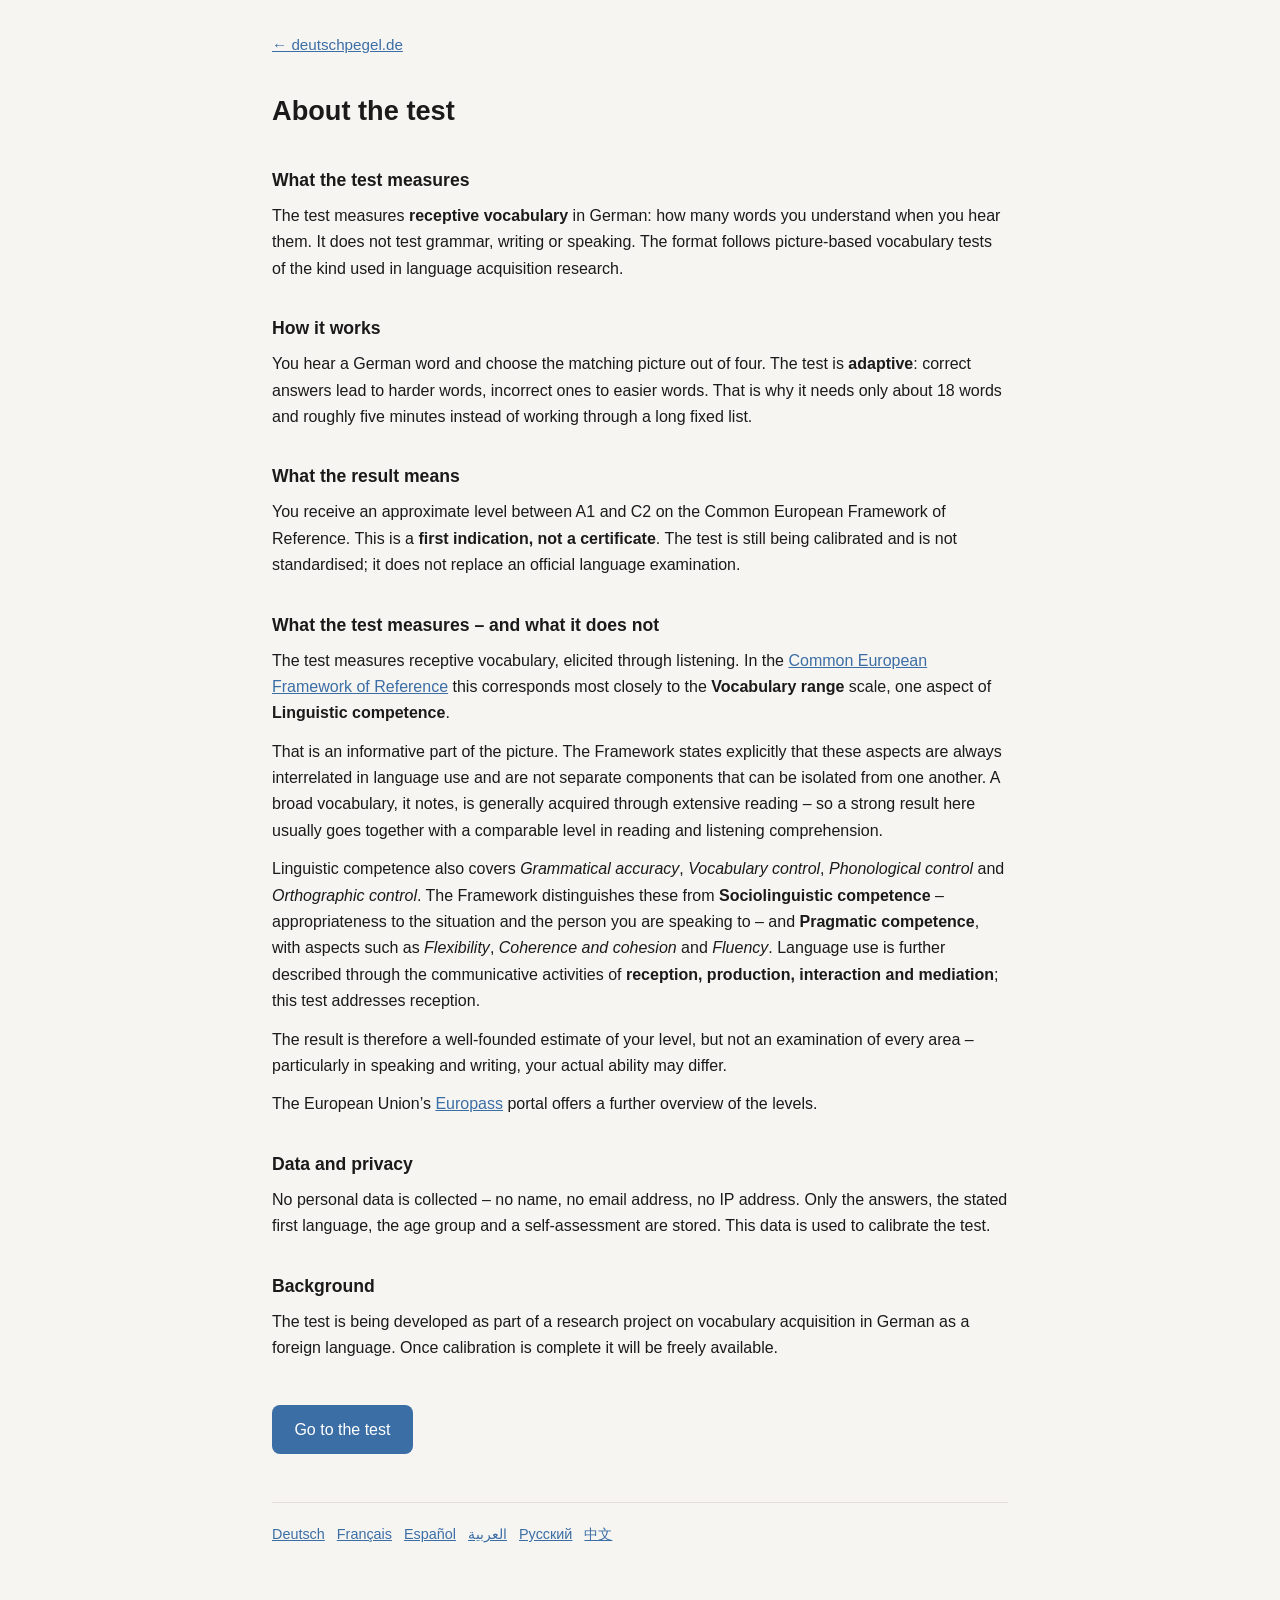
<file: info/en/index.html>
<!DOCTYPE html>
<html lang="en" dir="ltr">
<head>
<meta charset="UTF-8"/>
<meta name="viewport" content="width=device-width, initial-scale=1.0"/>
<title>About the German vocabulary test | deutschpegel.de</title>
<meta name="description" content="What this free German vocabulary test measures, how it works, and what the result means."/>
<link rel="canonical" href="https://deutschpegel.de/info/en/"/>
<link rel="alternate" hreflang="de" href="https://deutschpegel.de/info/de/"/>
<link rel="alternate" hreflang="en" href="https://deutschpegel.de/info/en/"/>
<link rel="alternate" hreflang="fr" href="https://deutschpegel.de/info/fr/"/>
<link rel="alternate" hreflang="es" href="https://deutschpegel.de/info/es/"/>
<link rel="alternate" hreflang="ar" href="https://deutschpegel.de/info/ar/"/>
<link rel="alternate" hreflang="ru" href="https://deutschpegel.de/info/ru/"/>
<link rel="alternate" hreflang="zh" href="https://deutschpegel.de/info/zh/"/>
<link rel="alternate" hreflang="x-default" href="https://deutschpegel.de/info/en/"/>
<style>*,*::before,*::after{box-sizing:border-box;margin:0;padding:0}
body{font-family:-apple-system,BlinkMacSystemFont,"Segoe UI",sans-serif;background:#f7f5f2;color:#1a1a1a;line-height:1.65;padding:2rem 1.25rem 4rem}
main{max-width:46rem;margin:0 auto}
h1{font-size:1.7rem;margin-bottom:1.5rem}
h2{font-size:1.1rem;margin:2rem 0 .5rem}
p{margin-bottom:.75rem}
a{color:#3b6ea5}
.back{display:inline-block;margin-bottom:2rem;font-size:.95rem}
.langs{margin-top:3rem;padding-top:1.25rem;border-top:1px solid #e3ded7;font-size:.9rem;display:flex;flex-wrap:wrap;gap:.75rem}
.cta{display:inline-block;margin-top:2rem;background:#3b6ea5;color:#fff;text-decoration:none;padding:.7rem 1.4rem;border-radius:8px}</style>
    <!-- Anonymous, cookie-free visit counting (GoatCounter). The host is prefixed to every path so this
           site stays separate from the other sites in the shared dashboard. -->
    <script>window.goatcounter = { path: function (p) { return location.host.replace(/^www\./, "") + p; } };</script>
    <script data-goatcounter="https://herbertfeuerschmitt.goatcounter.com/count" async src="https://gc.zgo.at/count.js"></script>
</head>
<body>
<main>
<a class="back" href="/">&larr; deutschpegel.de</a>
<h1>About the test</h1>
<h2>What the test measures</h2>
<p>The test measures <strong>receptive vocabulary</strong> in German: how many words you understand when you hear them. It does not test grammar, writing or speaking. The format follows picture-based vocabulary tests of the kind used in language acquisition research.</p>
<h2>How it works</h2>
<p>You hear a German word and choose the matching picture out of four. The test is <strong>adaptive</strong>: correct answers lead to harder words, incorrect ones to easier words. That is why it needs only about 18 words and roughly five minutes instead of working through a long fixed list.</p>
<h2>What the result means</h2>
<p>You receive an approximate level between A1 and C2 on the Common European Framework of Reference. This is a <strong>first indication, not a certificate</strong>. The test is still being calibrated and is not standardised; it does not replace an official language examination.</p>
<h2>What the test measures – and what it does not</h2>
<p>The test measures receptive vocabulary, elicited through listening. In the <a href="https://www.goethe.de/ins/de/en/uun/dln/ger.html" rel="noopener">Common European Framework of Reference</a> this corresponds most closely to the <strong>Vocabulary range</strong> scale, one aspect of <strong>Linguistic competence</strong>.</p>
<p>That is an informative part of the picture. The Framework states explicitly that these aspects are always interrelated in language use and are not separate components that can be isolated from one another. A broad vocabulary, it notes, is generally acquired through extensive reading – so a strong result here usually goes together with a comparable level in reading and listening comprehension.</p>
<p>Linguistic competence also covers <em>Grammatical accuracy</em>, <em>Vocabulary control</em>, <em>Phonological control</em> and <em>Orthographic control</em>. The Framework distinguishes these from <strong>Sociolinguistic competence</strong> – appropriateness to the situation and the person you are speaking to – and <strong>Pragmatic competence</strong>, with aspects such as <em>Flexibility</em>, <em>Coherence and cohesion</em> and <em>Fluency</em>. Language use is further described through the communicative activities of <strong>reception, production, interaction and mediation</strong>; this test addresses reception.</p>
<p>The result is therefore a well-founded estimate of your level, but not an examination of every area – particularly in speaking and writing, your actual ability may differ.</p>
<p>The European Union’s <a href="https://europass.europa.eu/en/common-european-framework-reference-language-skills" rel="noopener">Europass</a> portal offers a further overview of the levels.</p>
<h2>Data and privacy</h2>
<p>No personal data is collected – no name, no email address, no IP address. Only the answers, the stated first language, the age group and a self-assessment are stored. This data is used to calibrate the test.</p>
<h2>Background</h2>
<p>The test is being developed as part of a research project on vocabulary acquisition in German as a foreign language. Once calibration is complete it will be freely available.</p>
<a class="cta" href="/projects/ppvt-test/?lang=en">Go to the test</a>
<nav class="langs"><a href="/info/de/" hreflang="de">Deutsch</a> <a href="/info/fr/" hreflang="fr">Français</a> <a href="/info/es/" hreflang="es">Español</a> <a href="/info/ar/" hreflang="ar">العربية</a> <a href="/info/ru/" hreflang="ru">Русский</a> <a href="/info/zh/" hreflang="zh">中文</a></nav>
</main>
</body>
</html>
</file>
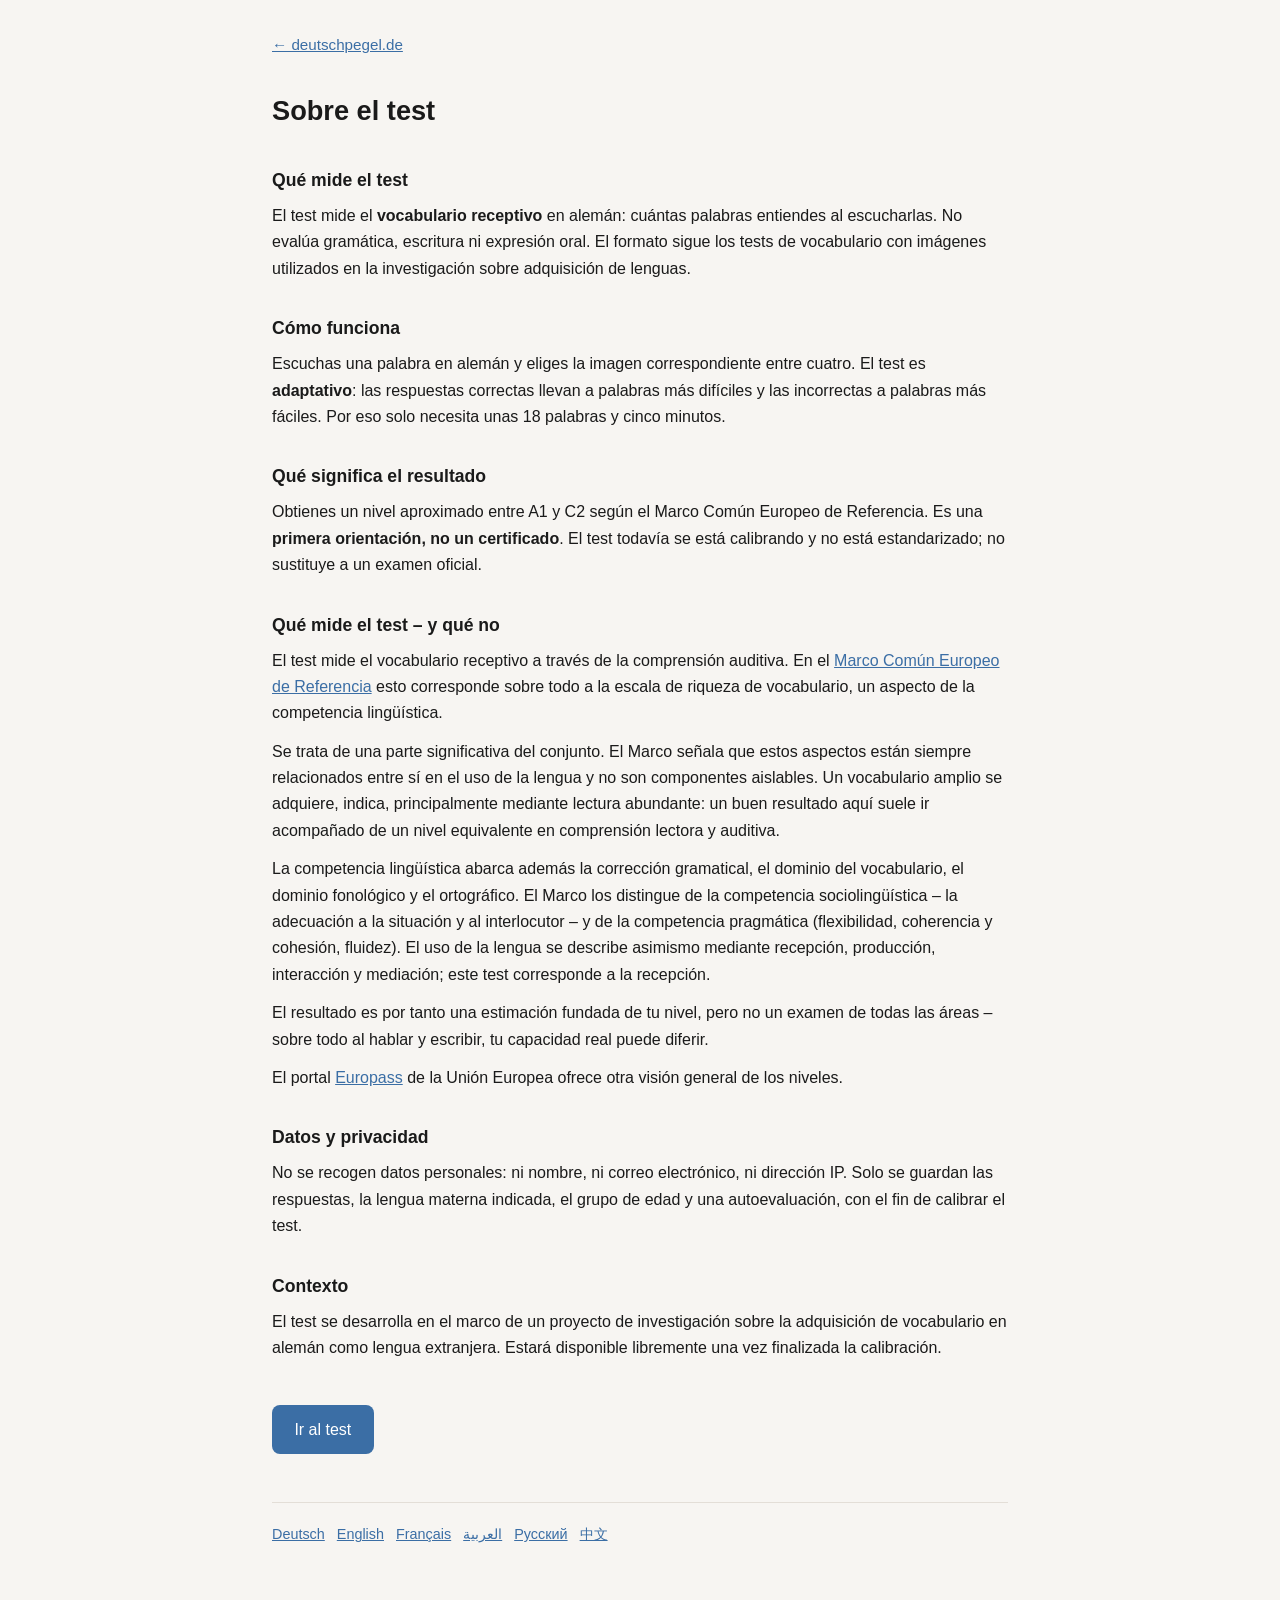
<file: info/es/index.html>
<!DOCTYPE html>
<html lang="es" dir="ltr">
<head>
<meta charset="UTF-8"/>
<meta name="viewport" content="width=device-width, initial-scale=1.0"/>
<title>Sobre el test de vocabulario alemán | deutschpegel.de</title>
<meta name="description" content="Qué mide este test gratuito de vocabulario alemán, cómo funciona y qué significa el resultado."/>
<link rel="canonical" href="https://deutschpegel.de/info/es/"/>
<link rel="alternate" hreflang="de" href="https://deutschpegel.de/info/de/"/>
<link rel="alternate" hreflang="en" href="https://deutschpegel.de/info/en/"/>
<link rel="alternate" hreflang="fr" href="https://deutschpegel.de/info/fr/"/>
<link rel="alternate" hreflang="es" href="https://deutschpegel.de/info/es/"/>
<link rel="alternate" hreflang="ar" href="https://deutschpegel.de/info/ar/"/>
<link rel="alternate" hreflang="ru" href="https://deutschpegel.de/info/ru/"/>
<link rel="alternate" hreflang="zh" href="https://deutschpegel.de/info/zh/"/>
<link rel="alternate" hreflang="x-default" href="https://deutschpegel.de/info/en/"/>
<style>*,*::before,*::after{box-sizing:border-box;margin:0;padding:0}
body{font-family:-apple-system,BlinkMacSystemFont,"Segoe UI",sans-serif;background:#f7f5f2;color:#1a1a1a;line-height:1.65;padding:2rem 1.25rem 4rem}
main{max-width:46rem;margin:0 auto}
h1{font-size:1.7rem;margin-bottom:1.5rem}
h2{font-size:1.1rem;margin:2rem 0 .5rem}
p{margin-bottom:.75rem}
a{color:#3b6ea5}
.back{display:inline-block;margin-bottom:2rem;font-size:.95rem}
.langs{margin-top:3rem;padding-top:1.25rem;border-top:1px solid #e3ded7;font-size:.9rem;display:flex;flex-wrap:wrap;gap:.75rem}
.cta{display:inline-block;margin-top:2rem;background:#3b6ea5;color:#fff;text-decoration:none;padding:.7rem 1.4rem;border-radius:8px}</style>
    <!-- Anonymous, cookie-free visit counting (GoatCounter). The host is prefixed to every path so this
           site stays separate from the other sites in the shared dashboard. -->
    <script>window.goatcounter = { path: function (p) { return location.host.replace(/^www\./, "") + p; } };</script>
    <script data-goatcounter="https://herbertfeuerschmitt.goatcounter.com/count" async src="https://gc.zgo.at/count.js"></script>
</head>
<body>
<main>
<a class="back" href="/">&larr; deutschpegel.de</a>
<h1>Sobre el test</h1>
<h2>Qué mide el test</h2>
<p>El test mide el <strong>vocabulario receptivo</strong> en alemán: cuántas palabras entiendes al escucharlas. No evalúa gramática, escritura ni expresión oral. El formato sigue los tests de vocabulario con imágenes utilizados en la investigación sobre adquisición de lenguas.</p>
<h2>Cómo funciona</h2>
<p>Escuchas una palabra en alemán y eliges la imagen correspondiente entre cuatro. El test es <strong>adaptativo</strong>: las respuestas correctas llevan a palabras más difíciles y las incorrectas a palabras más fáciles. Por eso solo necesita unas 18 palabras y cinco minutos.</p>
<h2>Qué significa el resultado</h2>
<p>Obtienes un nivel aproximado entre A1 y C2 según el Marco Común Europeo de Referencia. Es una <strong>primera orientación, no un certificado</strong>. El test todavía se está calibrando y no está estandarizado; no sustituye a un examen oficial.</p>
<h2>Qué mide el test – y qué no</h2>
<p>El test mide el vocabulario receptivo a través de la comprensión auditiva. En el <a href="https://www.goethe.de/ins/de/es/uun/dln/ger.html" rel="noopener">Marco Común Europeo de Referencia</a> esto corresponde sobre todo a la escala de riqueza de vocabulario, un aspecto de la competencia lingüística.</p>
<p>Se trata de una parte significativa del conjunto. El Marco señala que estos aspectos están siempre relacionados entre sí en el uso de la lengua y no son componentes aislables. Un vocabulario amplio se adquiere, indica, principalmente mediante lectura abundante: un buen resultado aquí suele ir acompañado de un nivel equivalente en comprensión lectora y auditiva.</p>
<p>La competencia lingüística abarca además la corrección gramatical, el dominio del vocabulario, el dominio fonológico y el ortográfico. El Marco los distingue de la competencia sociolingüística – la adecuación a la situación y al interlocutor – y de la competencia pragmática (flexibilidad, coherencia y cohesión, fluidez). El uso de la lengua se describe asimismo mediante recepción, producción, interacción y mediación; este test corresponde a la recepción.</p>
<p>El resultado es por tanto una estimación fundada de tu nivel, pero no un examen de todas las áreas – sobre todo al hablar y escribir, tu capacidad real puede diferir.</p>
<p>El portal <a href="https://europass.europa.eu/es/common-european-framework-reference-language-skills" rel="noopener">Europass</a> de la Unión Europea ofrece otra visión general de los niveles.</p>
<h2>Datos y privacidad</h2>
<p>No se recogen datos personales: ni nombre, ni correo electrónico, ni dirección IP. Solo se guardan las respuestas, la lengua materna indicada, el grupo de edad y una autoevaluación, con el fin de calibrar el test.</p>
<h2>Contexto</h2>
<p>El test se desarrolla en el marco de un proyecto de investigación sobre la adquisición de vocabulario en alemán como lengua extranjera. Estará disponible libremente una vez finalizada la calibración.</p>
<a class="cta" href="/projects/ppvt-test/?lang=es">Ir al test</a>
<nav class="langs"><a href="/info/de/" hreflang="de">Deutsch</a> <a href="/info/en/" hreflang="en">English</a> <a href="/info/fr/" hreflang="fr">Français</a> <a href="/info/ar/" hreflang="ar">العربية</a> <a href="/info/ru/" hreflang="ru">Русский</a> <a href="/info/zh/" hreflang="zh">中文</a></nav>
</main>
</body>
</html>
</file>
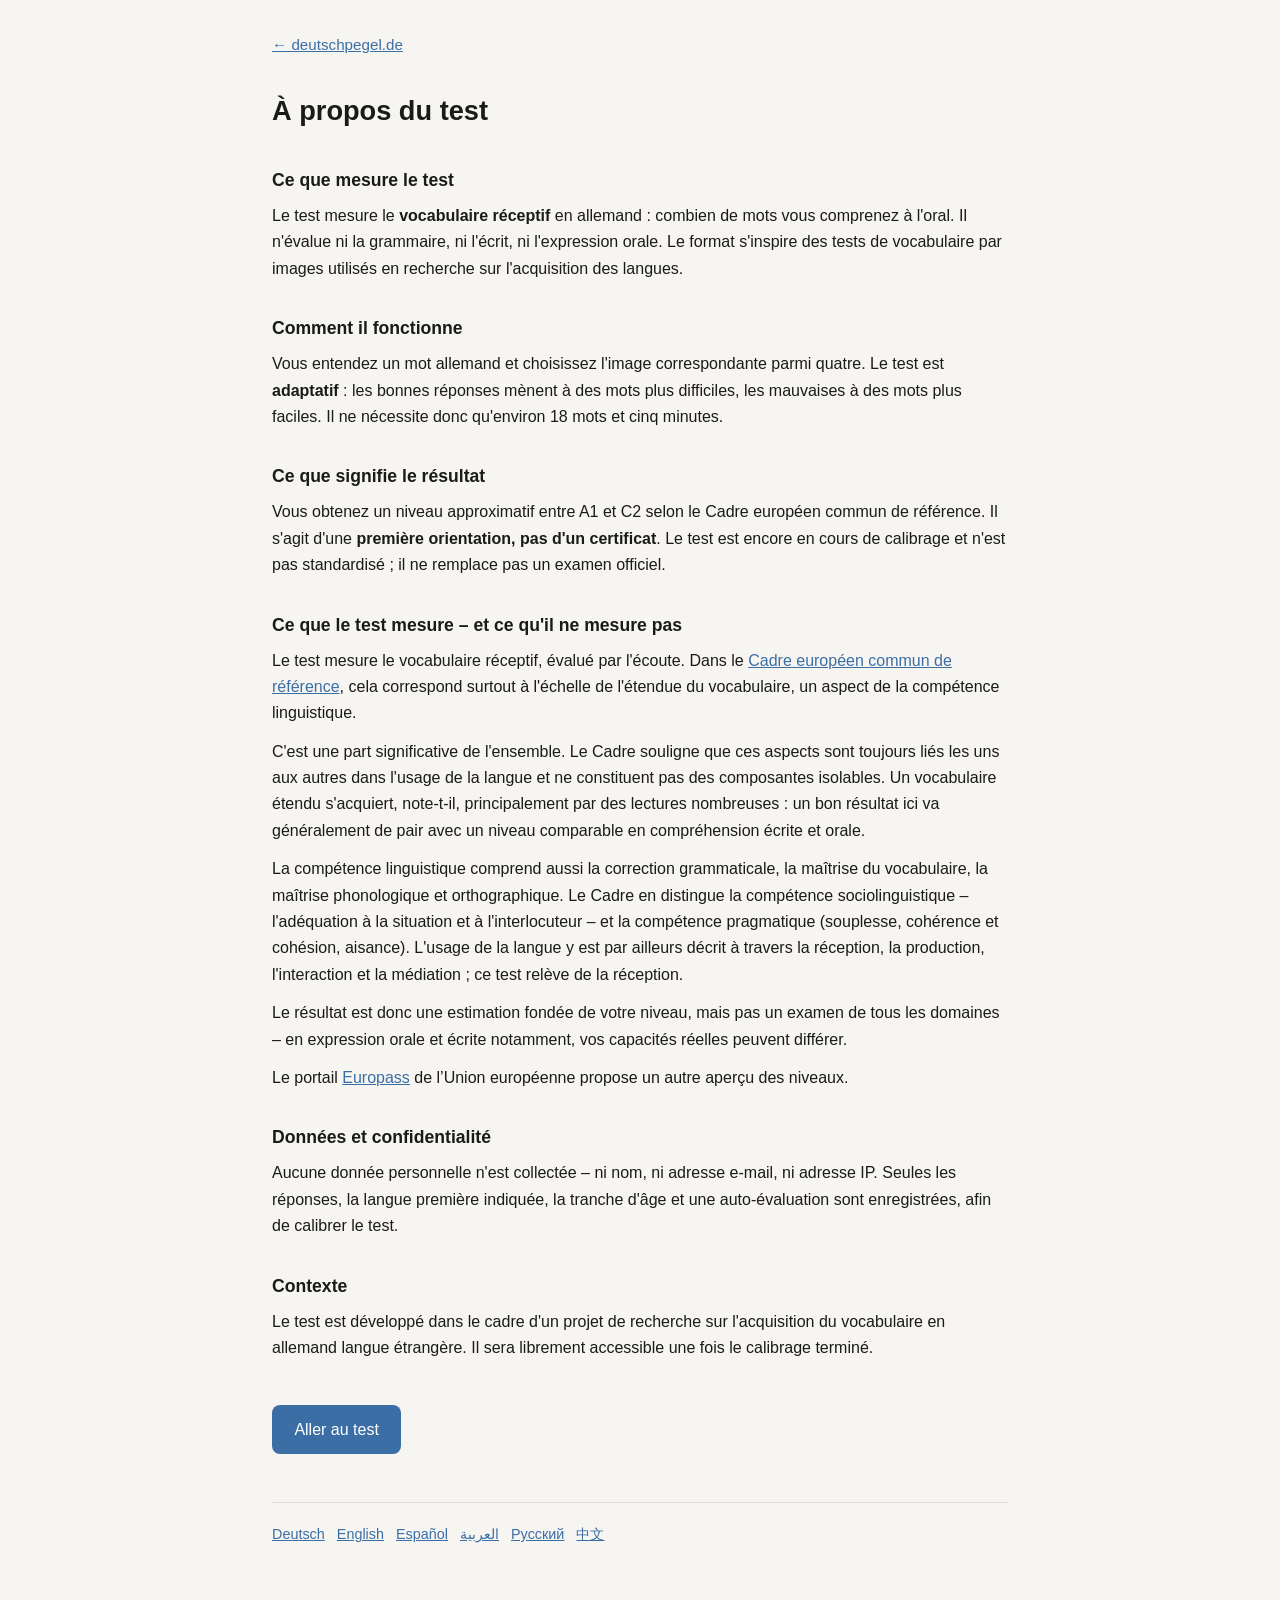
<file: info/fr/index.html>
<!DOCTYPE html>
<html lang="fr" dir="ltr">
<head>
<meta charset="UTF-8"/>
<meta name="viewport" content="width=device-width, initial-scale=1.0"/>
<title>À propos du test de vocabulaire allemand | deutschpegel.de</title>
<meta name="description" content="Ce que mesure ce test gratuit de vocabulaire allemand, comment il fonctionne et ce que signifie le résultat."/>
<link rel="canonical" href="https://deutschpegel.de/info/fr/"/>
<link rel="alternate" hreflang="de" href="https://deutschpegel.de/info/de/"/>
<link rel="alternate" hreflang="en" href="https://deutschpegel.de/info/en/"/>
<link rel="alternate" hreflang="fr" href="https://deutschpegel.de/info/fr/"/>
<link rel="alternate" hreflang="es" href="https://deutschpegel.de/info/es/"/>
<link rel="alternate" hreflang="ar" href="https://deutschpegel.de/info/ar/"/>
<link rel="alternate" hreflang="ru" href="https://deutschpegel.de/info/ru/"/>
<link rel="alternate" hreflang="zh" href="https://deutschpegel.de/info/zh/"/>
<link rel="alternate" hreflang="x-default" href="https://deutschpegel.de/info/en/"/>
<style>*,*::before,*::after{box-sizing:border-box;margin:0;padding:0}
body{font-family:-apple-system,BlinkMacSystemFont,"Segoe UI",sans-serif;background:#f7f5f2;color:#1a1a1a;line-height:1.65;padding:2rem 1.25rem 4rem}
main{max-width:46rem;margin:0 auto}
h1{font-size:1.7rem;margin-bottom:1.5rem}
h2{font-size:1.1rem;margin:2rem 0 .5rem}
p{margin-bottom:.75rem}
a{color:#3b6ea5}
.back{display:inline-block;margin-bottom:2rem;font-size:.95rem}
.langs{margin-top:3rem;padding-top:1.25rem;border-top:1px solid #e3ded7;font-size:.9rem;display:flex;flex-wrap:wrap;gap:.75rem}
.cta{display:inline-block;margin-top:2rem;background:#3b6ea5;color:#fff;text-decoration:none;padding:.7rem 1.4rem;border-radius:8px}</style>
    <!-- Anonymous, cookie-free visit counting (GoatCounter). The host is prefixed to every path so this
           site stays separate from the other sites in the shared dashboard. -->
    <script>window.goatcounter = { path: function (p) { return location.host.replace(/^www\./, "") + p; } };</script>
    <script data-goatcounter="https://herbertfeuerschmitt.goatcounter.com/count" async src="https://gc.zgo.at/count.js"></script>
</head>
<body>
<main>
<a class="back" href="/">&larr; deutschpegel.de</a>
<h1>À propos du test</h1>
<h2>Ce que mesure le test</h2>
<p>Le test mesure le <strong>vocabulaire réceptif</strong> en allemand : combien de mots vous comprenez à l'oral. Il n'évalue ni la grammaire, ni l'écrit, ni l'expression orale. Le format s'inspire des tests de vocabulaire par images utilisés en recherche sur l'acquisition des langues.</p>
<h2>Comment il fonctionne</h2>
<p>Vous entendez un mot allemand et choisissez l'image correspondante parmi quatre. Le test est <strong>adaptatif</strong> : les bonnes réponses mènent à des mots plus difficiles, les mauvaises à des mots plus faciles. Il ne nécessite donc qu'environ 18 mots et cinq minutes.</p>
<h2>Ce que signifie le résultat</h2>
<p>Vous obtenez un niveau approximatif entre A1 et C2 selon le Cadre européen commun de référence. Il s'agit d'une <strong>première orientation, pas d'un certificat</strong>. Le test est encore en cours de calibrage et n'est pas standardisé ; il ne remplace pas un examen officiel.</p>
<h2>Ce que le test mesure – et ce qu'il ne mesure pas</h2>
<p>Le test mesure le vocabulaire réceptif, évalué par l'écoute. Dans le <a href="https://www.goethe.de/ins/de/fr/uun/dln/ger.html" rel="noopener">Cadre européen commun de référence</a>, cela correspond surtout à l'échelle de l'étendue du vocabulaire, un aspect de la compétence linguistique.</p>
<p>C'est une part significative de l'ensemble. Le Cadre souligne que ces aspects sont toujours liés les uns aux autres dans l'usage de la langue et ne constituent pas des composantes isolables. Un vocabulaire étendu s'acquiert, note-t-il, principalement par des lectures nombreuses : un bon résultat ici va généralement de pair avec un niveau comparable en compréhension écrite et orale.</p>
<p>La compétence linguistique comprend aussi la correction grammaticale, la maîtrise du vocabulaire, la maîtrise phonologique et orthographique. Le Cadre en distingue la compétence sociolinguistique – l'adéquation à la situation et à l'interlocuteur – et la compétence pragmatique (souplesse, cohérence et cohésion, aisance). L'usage de la langue y est par ailleurs décrit à travers la réception, la production, l'interaction et la médiation ; ce test relève de la réception.</p>
<p>Le résultat est donc une estimation fondée de votre niveau, mais pas un examen de tous les domaines – en expression orale et écrite notamment, vos capacités réelles peuvent différer.</p>
<p>Le portail <a href="https://europass.europa.eu/fr/common-european-framework-reference-language-skills" rel="noopener">Europass</a> de l’Union européenne propose un autre aperçu des niveaux.</p>
<h2>Données et confidentialité</h2>
<p>Aucune donnée personnelle n'est collectée – ni nom, ni adresse e-mail, ni adresse IP. Seules les réponses, la langue première indiquée, la tranche d'âge et une auto-évaluation sont enregistrées, afin de calibrer le test.</p>
<h2>Contexte</h2>
<p>Le test est développé dans le cadre d'un projet de recherche sur l'acquisition du vocabulaire en allemand langue étrangère. Il sera librement accessible une fois le calibrage terminé.</p>
<a class="cta" href="/projects/ppvt-test/?lang=fr">Aller au test</a>
<nav class="langs"><a href="/info/de/" hreflang="de">Deutsch</a> <a href="/info/en/" hreflang="en">English</a> <a href="/info/es/" hreflang="es">Español</a> <a href="/info/ar/" hreflang="ar">العربية</a> <a href="/info/ru/" hreflang="ru">Русский</a> <a href="/info/zh/" hreflang="zh">中文</a></nav>
</main>
</body>
</html>
</file>
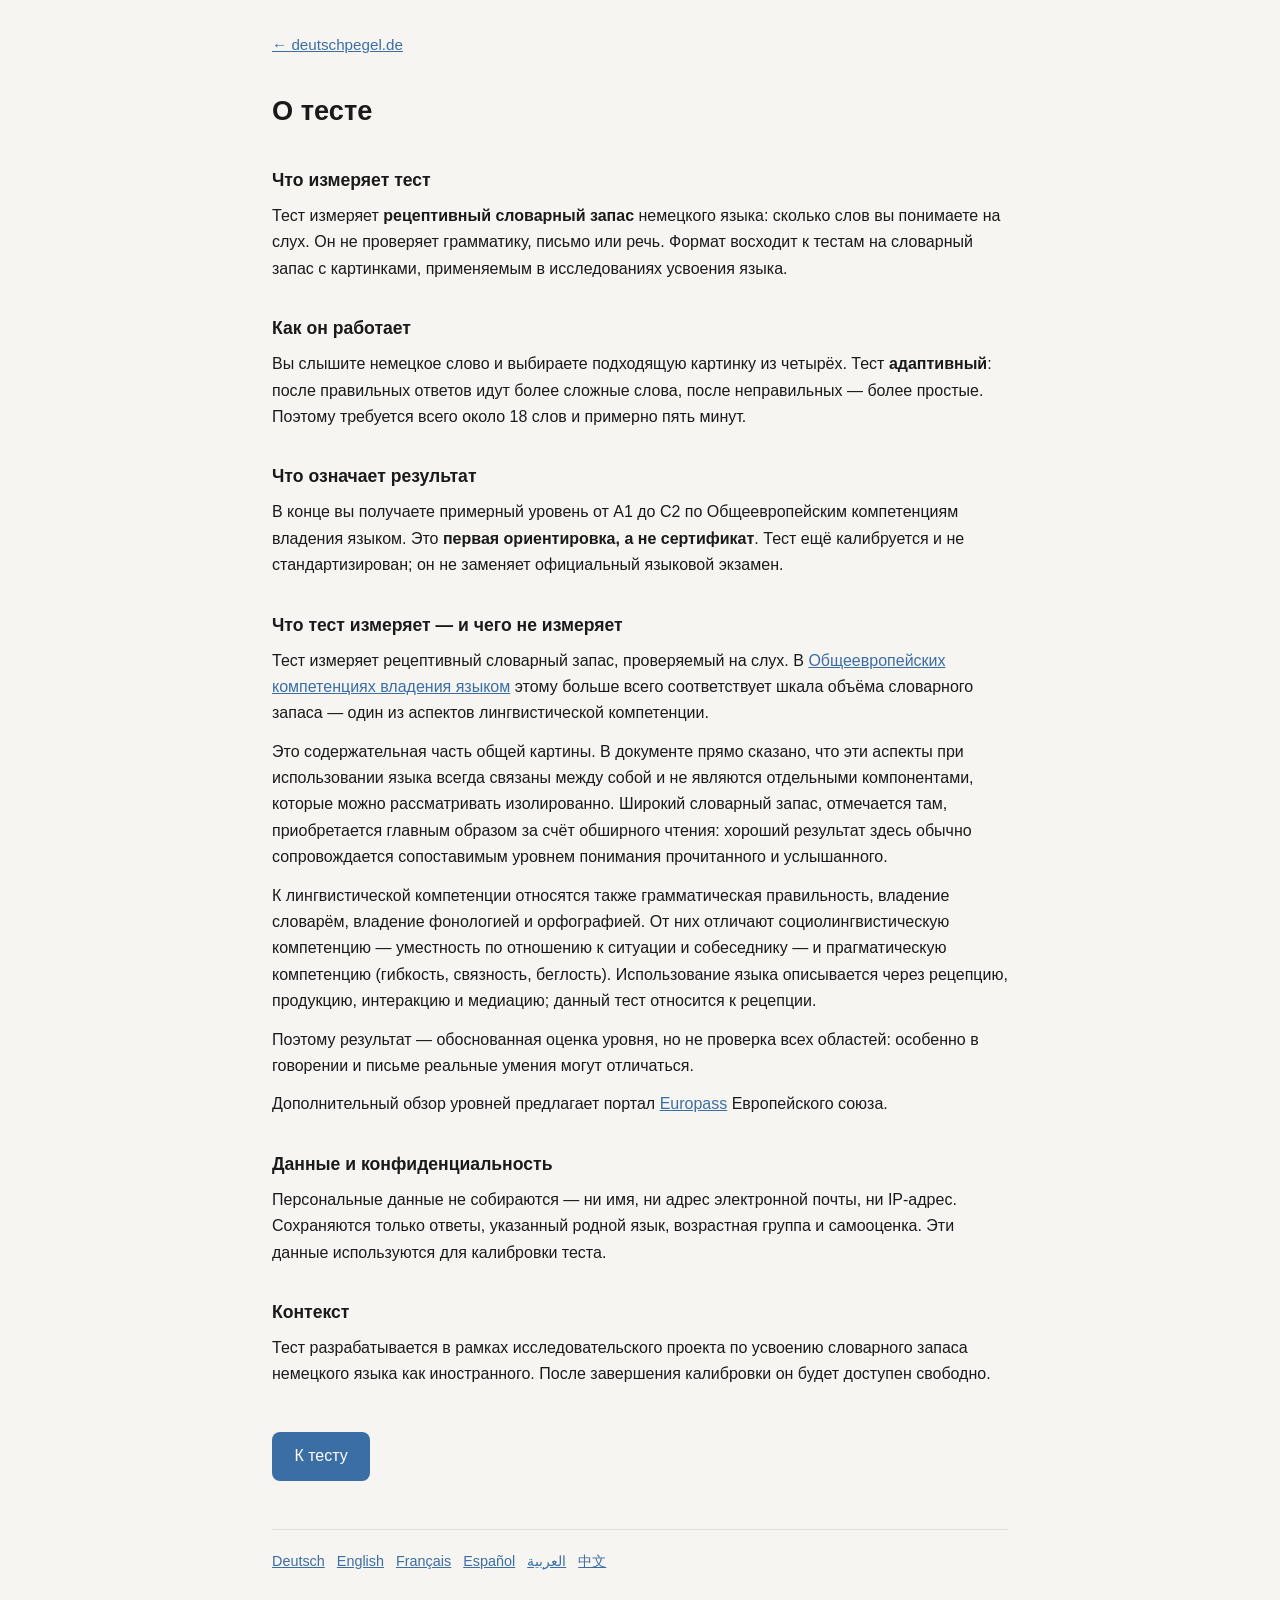
<file: info/ru/index.html>
<!DOCTYPE html>
<html lang="ru" dir="ltr">
<head>
<meta charset="UTF-8"/>
<meta name="viewport" content="width=device-width, initial-scale=1.0"/>
<title>О тесте на словарный запас немецкого языка | deutschpegel.de</title>
<meta name="description" content="Что измеряет этот бесплатный тест на словарный запас немецкого языка, как он работает и что означает результат."/>
<link rel="canonical" href="https://deutschpegel.de/info/ru/"/>
<link rel="alternate" hreflang="de" href="https://deutschpegel.de/info/de/"/>
<link rel="alternate" hreflang="en" href="https://deutschpegel.de/info/en/"/>
<link rel="alternate" hreflang="fr" href="https://deutschpegel.de/info/fr/"/>
<link rel="alternate" hreflang="es" href="https://deutschpegel.de/info/es/"/>
<link rel="alternate" hreflang="ar" href="https://deutschpegel.de/info/ar/"/>
<link rel="alternate" hreflang="ru" href="https://deutschpegel.de/info/ru/"/>
<link rel="alternate" hreflang="zh" href="https://deutschpegel.de/info/zh/"/>
<link rel="alternate" hreflang="x-default" href="https://deutschpegel.de/info/en/"/>
<style>*,*::before,*::after{box-sizing:border-box;margin:0;padding:0}
body{font-family:-apple-system,BlinkMacSystemFont,"Segoe UI",sans-serif;background:#f7f5f2;color:#1a1a1a;line-height:1.65;padding:2rem 1.25rem 4rem}
main{max-width:46rem;margin:0 auto}
h1{font-size:1.7rem;margin-bottom:1.5rem}
h2{font-size:1.1rem;margin:2rem 0 .5rem}
p{margin-bottom:.75rem}
a{color:#3b6ea5}
.back{display:inline-block;margin-bottom:2rem;font-size:.95rem}
.langs{margin-top:3rem;padding-top:1.25rem;border-top:1px solid #e3ded7;font-size:.9rem;display:flex;flex-wrap:wrap;gap:.75rem}
.cta{display:inline-block;margin-top:2rem;background:#3b6ea5;color:#fff;text-decoration:none;padding:.7rem 1.4rem;border-radius:8px}</style>
    <!-- Anonymous, cookie-free visit counting (GoatCounter). The host is prefixed to every path so this
           site stays separate from the other sites in the shared dashboard. -->
    <script>window.goatcounter = { path: function (p) { return location.host.replace(/^www\./, "") + p; } };</script>
    <script data-goatcounter="https://herbertfeuerschmitt.goatcounter.com/count" async src="https://gc.zgo.at/count.js"></script>
</head>
<body>
<main>
<a class="back" href="/">&larr; deutschpegel.de</a>
<h1>О тесте</h1>
<h2>Что измеряет тест</h2>
<p>Тест измеряет <strong>рецептивный словарный запас</strong> немецкого языка: сколько слов вы понимаете на слух. Он не проверяет грамматику, письмо или речь. Формат восходит к тестам на словарный запас с картинками, применяемым в исследованиях усвоения языка.</p>
<h2>Как он работает</h2>
<p>Вы слышите немецкое слово и выбираете подходящую картинку из четырёх. Тест <strong>адаптивный</strong>: после правильных ответов идут более сложные слова, после неправильных — более простые. Поэтому требуется всего около 18 слов и примерно пять минут.</p>
<h2>Что означает результат</h2>
<p>В конце вы получаете примерный уровень от A1 до C2 по Общеевропейским компетенциям владения языком. Это <strong>первая ориентировка, а не сертификат</strong>. Тест ещё калибруется и не стандартизирован; он не заменяет официальный языковой экзамен.</p>
<h2>Что тест измеряет — и чего не измеряет</h2>
<p>Тест измеряет рецептивный словарный запас, проверяемый на слух. В <a href="https://www.goethe.de/ins/de/ru/uun/dln/ger.html" rel="noopener">Общеевропейских компетенциях владения языком</a> этому больше всего соответствует шкала объёма словарного запаса — один из аспектов лингвистической компетенции.</p>
<p>Это содержательная часть общей картины. В документе прямо сказано, что эти аспекты при использовании языка всегда связаны между собой и не являются отдельными компонентами, которые можно рассматривать изолированно. Широкий словарный запас, отмечается там, приобретается главным образом за счёт обширного чтения: хороший результат здесь обычно сопровождается сопоставимым уровнем понимания прочитанного и услышанного.</p>
<p>К лингвистической компетенции относятся также грамматическая правильность, владение словарём, владение фонологией и орфографией. От них отличают социолингвистическую компетенцию — уместность по отношению к ситуации и собеседнику — и прагматическую компетенцию (гибкость, связность, беглость). Использование языка описывается через рецепцию, продукцию, интеракцию и медиацию; данный тест относится к рецепции.</p>
<p>Поэтому результат — обоснованная оценка уровня, но не проверка всех областей: особенно в говорении и письме реальные умения могут отличаться.</p>
<p>Дополнительный обзор уровней предлагает портал <a href="https://europass.europa.eu/en/common-european-framework-reference-language-skills" rel="noopener">Europass</a> Европейского союза.</p>
<h2>Данные и конфиденциальность</h2>
<p>Персональные данные не собираются — ни имя, ни адрес электронной почты, ни IP-адрес. Сохраняются только ответы, указанный родной язык, возрастная группа и самооценка. Эти данные используются для калибровки теста.</p>
<h2>Контекст</h2>
<p>Тест разрабатывается в рамках исследовательского проекта по усвоению словарного запаса немецкого языка как иностранного. После завершения калибровки он будет доступен свободно.</p>
<a class="cta" href="/projects/ppvt-test/?lang=ru">К тесту</a>
<nav class="langs"><a href="/info/de/" hreflang="de">Deutsch</a> <a href="/info/en/" hreflang="en">English</a> <a href="/info/fr/" hreflang="fr">Français</a> <a href="/info/es/" hreflang="es">Español</a> <a href="/info/ar/" hreflang="ar">العربية</a> <a href="/info/zh/" hreflang="zh">中文</a></nav>
</main>
</body>
</html>
</file>
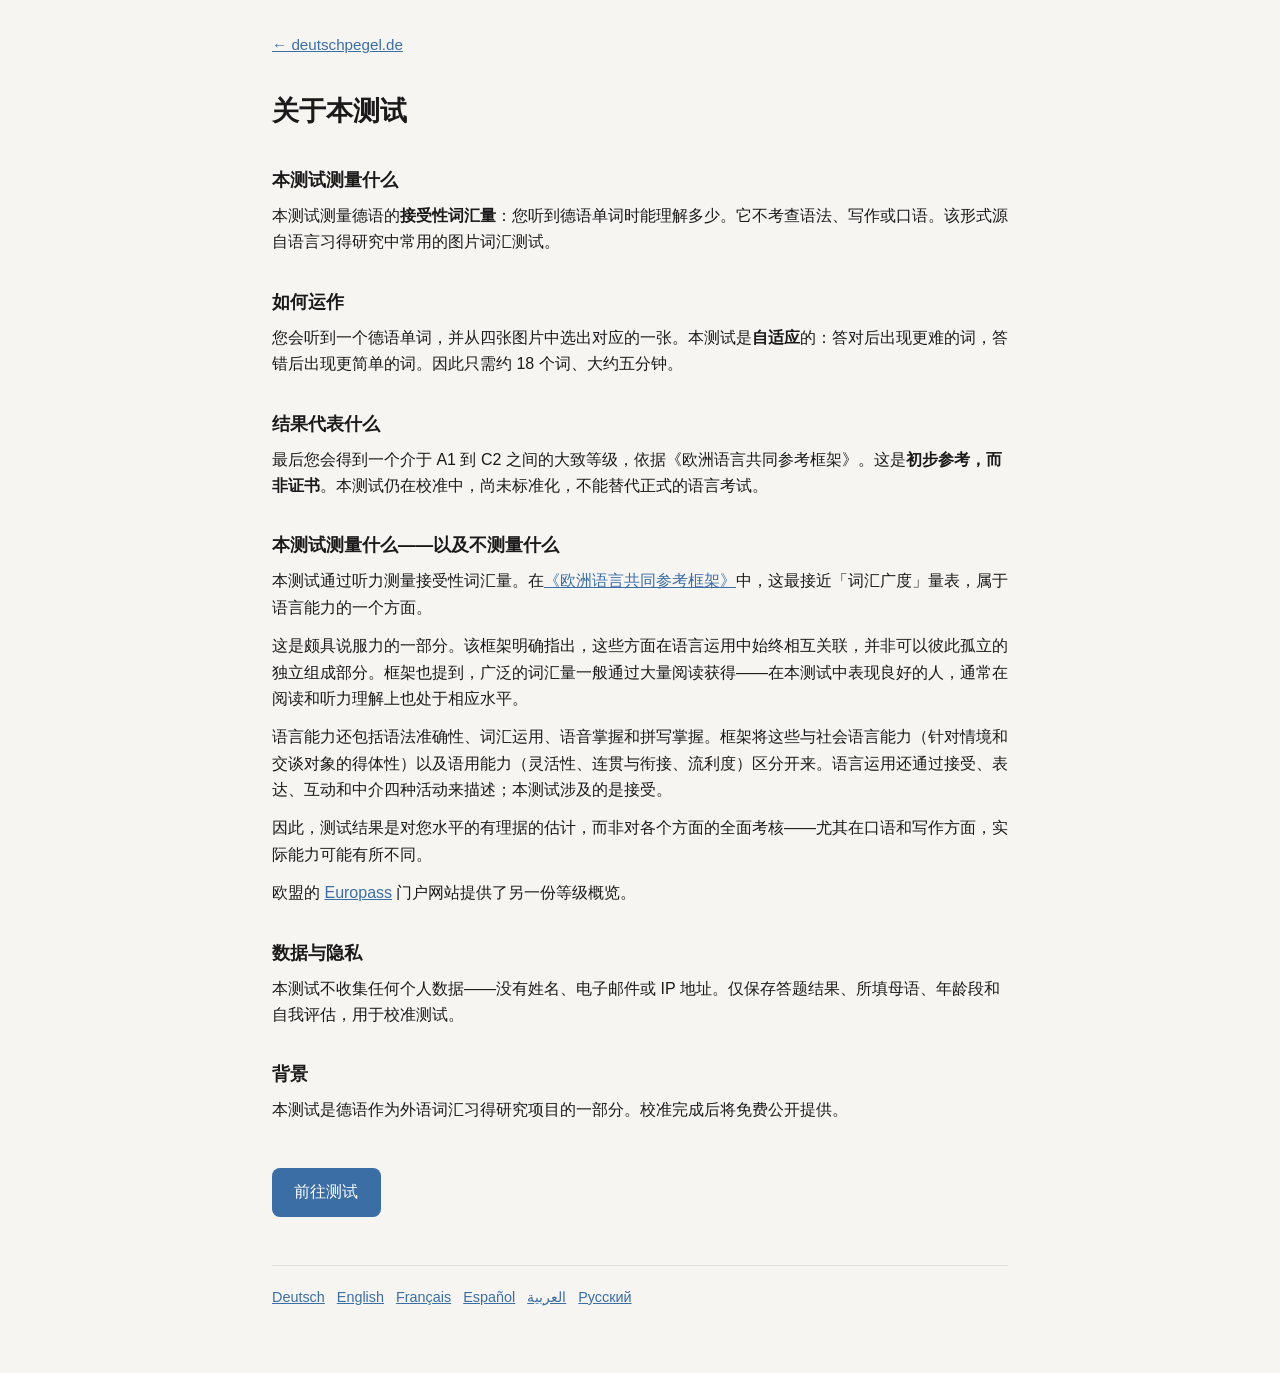
<file: info/zh/index.html>
<!DOCTYPE html>
<html lang="zh" dir="ltr">
<head>
<meta charset="UTF-8"/>
<meta name="viewport" content="width=device-width, initial-scale=1.0"/>
<title>关于德语词汇测试 | deutschpegel.de</title>
<meta name="description" content="这项免费德语词汇测试测量什么、如何运作，以及结果代表什么。"/>
<link rel="canonical" href="https://deutschpegel.de/info/zh/"/>
<link rel="alternate" hreflang="de" href="https://deutschpegel.de/info/de/"/>
<link rel="alternate" hreflang="en" href="https://deutschpegel.de/info/en/"/>
<link rel="alternate" hreflang="fr" href="https://deutschpegel.de/info/fr/"/>
<link rel="alternate" hreflang="es" href="https://deutschpegel.de/info/es/"/>
<link rel="alternate" hreflang="ar" href="https://deutschpegel.de/info/ar/"/>
<link rel="alternate" hreflang="ru" href="https://deutschpegel.de/info/ru/"/>
<link rel="alternate" hreflang="zh" href="https://deutschpegel.de/info/zh/"/>
<link rel="alternate" hreflang="x-default" href="https://deutschpegel.de/info/en/"/>
<style>*,*::before,*::after{box-sizing:border-box;margin:0;padding:0}
body{font-family:-apple-system,BlinkMacSystemFont,"Segoe UI",sans-serif;background:#f7f5f2;color:#1a1a1a;line-height:1.65;padding:2rem 1.25rem 4rem}
main{max-width:46rem;margin:0 auto}
h1{font-size:1.7rem;margin-bottom:1.5rem}
h2{font-size:1.1rem;margin:2rem 0 .5rem}
p{margin-bottom:.75rem}
a{color:#3b6ea5}
.back{display:inline-block;margin-bottom:2rem;font-size:.95rem}
.langs{margin-top:3rem;padding-top:1.25rem;border-top:1px solid #e3ded7;font-size:.9rem;display:flex;flex-wrap:wrap;gap:.75rem}
.cta{display:inline-block;margin-top:2rem;background:#3b6ea5;color:#fff;text-decoration:none;padding:.7rem 1.4rem;border-radius:8px}</style>
    <!-- Anonymous, cookie-free visit counting (GoatCounter). The host is prefixed to every path so this
           site stays separate from the other sites in the shared dashboard. -->
    <script>window.goatcounter = { path: function (p) { return location.host.replace(/^www\./, "") + p; } };</script>
    <script data-goatcounter="https://herbertfeuerschmitt.goatcounter.com/count" async src="https://gc.zgo.at/count.js"></script>
</head>
<body>
<main>
<a class="back" href="/">&larr; deutschpegel.de</a>
<h1>关于本测试</h1>
<h2>本测试测量什么</h2>
<p>本测试测量德语的<strong>接受性词汇量</strong>：您听到德语单词时能理解多少。它不考查语法、写作或口语。该形式源自语言习得研究中常用的图片词汇测试。</p>
<h2>如何运作</h2>
<p>您会听到一个德语单词，并从四张图片中选出对应的一张。本测试是<strong>自适应</strong>的：答对后出现更难的词，答错后出现更简单的词。因此只需约 18 个词、大约五分钟。</p>
<h2>结果代表什么</h2>
<p>最后您会得到一个介于 A1 到 C2 之间的大致等级，依据《欧洲语言共同参考框架》。这是<strong>初步参考，而非证书</strong>。本测试仍在校准中，尚未标准化，不能替代正式的语言考试。</p>
<h2>本测试测量什么——以及不测量什么</h2>
<p>本测试通过听力测量接受性词汇量。在<a href="https://www.goethe.de/ins/de/zh/uun/dln/ger.html" rel="noopener">《欧洲语言共同参考框架》</a>中，这最接近「词汇广度」量表，属于语言能力的一个方面。</p>
<p>这是颇具说服力的一部分。该框架明确指出，这些方面在语言运用中始终相互关联，并非可以彼此孤立的独立组成部分。框架也提到，广泛的词汇量一般通过大量阅读获得——在本测试中表现良好的人，通常在阅读和听力理解上也处于相应水平。</p>
<p>语言能力还包括语法准确性、词汇运用、语音掌握和拼写掌握。框架将这些与社会语言能力（针对情境和交谈对象的得体性）以及语用能力（灵活性、连贯与衔接、流利度）区分开来。语言运用还通过接受、表达、互动和中介四种活动来描述；本测试涉及的是接受。</p>
<p>因此，测试结果是对您水平的有理据的估计，而非对各个方面的全面考核——尤其在口语和写作方面，实际能力可能有所不同。</p>
<p>欧盟的 <a href="https://europass.europa.eu/en/common-european-framework-reference-language-skills" rel="noopener">Europass</a> 门户网站提供了另一份等级概览。</p>
<h2>数据与隐私</h2>
<p>本测试不收集任何个人数据——没有姓名、电子邮件或 IP 地址。仅保存答题结果、所填母语、年龄段和自我评估，用于校准测试。</p>
<h2>背景</h2>
<p>本测试是德语作为外语词汇习得研究项目的一部分。校准完成后将免费公开提供。</p>
<a class="cta" href="/projects/ppvt-test/?lang=zh">前往测试</a>
<nav class="langs"><a href="/info/de/" hreflang="de">Deutsch</a> <a href="/info/en/" hreflang="en">English</a> <a href="/info/fr/" hreflang="fr">Français</a> <a href="/info/es/" hreflang="es">Español</a> <a href="/info/ar/" hreflang="ar">العربية</a> <a href="/info/ru/" hreflang="ru">Русский</a></nav>
</main>
</body>
</html>
</file>
<file: assets/index-deutschpegel-C_GUBw22.css>
*,*:before,*:after{box-sizing:border-box}body{margin:0;font-family:system-ui,-apple-system,sans-serif}.ppvt-container{min-height:100vh;display:flex;flex-direction:column;align-items:center;background:var(--bg);padding:0 0 2rem}.ppvt-timer-track{width:100%;height:5px;background:#e0e0e0;overflow:hidden}.ppvt-timer-bar{height:100%;transition:width .05s linear,background .3s}.ppvt-header{width:100%;display:flex;align-items:center;gap:.75rem;padding:.75rem 1rem;box-sizing:border-box}.ppvt-back{background:none;border:none;font-size:1.4rem;color:var(--text);cursor:pointer;padding:.25rem .5rem;flex-shrink:0}.ppvt-progress-bar{flex:1;height:6px;background:var(--border, #e0e0e0);border-radius:3px;overflow:hidden}.ppvt-progress-fill{height:100%;background:var(--accent, #4a90d9);border-radius:3px;transition:width .3s ease}.ppvt-count{font-size:.8rem;color:var(--text-muted, #888);flex-shrink:0;min-width:2.5rem;text-align:right}.ppvt-prompt{display:flex;flex-direction:column;align-items:center;gap:.5rem;margin:1.25rem 0 1rem}.ppvt-audio-btn{width:64px;height:64px;border-radius:50%;border:none;background:var(--accent, #4a90d9);color:#fff;display:flex;align-items:center;justify-content:center;cursor:pointer;box-shadow:0 2px 8px #0003;transition:transform .1s}.ppvt-audio-btn:active{transform:scale(.93)}.ppvt-instruction{font-size:.9rem;color:var(--text-muted, #888);margin:0}.ppvt-grid{display:grid;grid-template-columns:1fr 1fr;gap:10px;padding:0 1rem;width:100%;max-width:420px;box-sizing:border-box}.ppvt-option{aspect-ratio:1;border-radius:12px;border:3px solid var(--border, #e0e0e0);background:var(--card-bg, #fff);padding:6px;cursor:pointer;overflow:hidden;position:relative;transition:border-color .2s,transform .1s}.ppvt-option:active{transform:scale(.97)}.ppvt-option.selected{border-color:#4a90d9;background:#f0f6ff}.ppvt-option.correct{border-color:#4caf50;background:#f0fff2}.ppvt-option.wrong{border-color:#e05;background:#fff0f3}.ppvt-option.waiting{opacity:.45;cursor:default;pointer-events:none}.ppvt-practice-label{font-size:.8rem;color:var(--text-muted, #888)}.ppvt-option img{position:absolute;top:6px;left:6px;width:calc(100% - 12px);height:calc(100% - 12px);object-fit:contain;border-radius:8px;display:block}.ppvt-result{display:flex;flex-direction:column;align-items:center;gap:1rem;padding:2rem 1.5rem;width:100%;max-width:420px;box-sizing:border-box}.ppvt-result h2{margin:0;font-size:1.3rem;color:var(--text)}.ppvt-level{font-size:3.5rem;font-weight:700;color:var(--accent, #4a90d9);line-height:1}.ppvt-level-spinner{height:4rem;display:flex;align-items:center;justify-content:center}.ppvt-spinner{width:2.5rem;height:2.5rem;border:4px solid rgba(74,144,217,.2);border-top-color:var(--accent, #4a90d9);border-radius:50%;animation:ppvt-spin .9s linear infinite}@keyframes ppvt-spin{to{transform:rotate(360deg)}}.ppvt-cefr-scale{margin:1.25rem 0 .5rem;display:flex;gap:8px;justify-content:center}.ppvt-cefr-group-wrapper{border:1.5px solid #ccc;border-radius:10px;padding:8px 8px 6px;display:flex;flex-direction:column;align-items:center;gap:6px}.ppvt-cefr-boxes{display:flex;gap:5px}.ppvt-cefr-box{width:38px;height:38px;border-radius:7px;display:flex;align-items:center;justify-content:center;font-size:12px;font-weight:500}.ppvt-cefr-group{font-size:9px;text-align:center;color:var(--text-muted, #888);line-height:1.3;max-width:90px}.ppvt-result-caveat{white-space:pre-line;margin:0;color:var(--text-muted, #888);font-size:.85rem;text-align:center;line-height:1.5;max-width:320px}.ppvt-band-score{font-size:.75rem;color:var(--text-muted, #888);min-width:2rem;text-align:right}.ppvt-result-btns{display:flex;gap:.75rem;margin-top:.5rem}.ppvt-btn{padding:.65rem 1.5rem;border-radius:8px;border:none;background:var(--accent, #4a90d9);color:#fff;font-size:.95rem;font-weight:600;cursor:pointer}.ppvt-btn.secondary{background:var(--border, #e0e0e0);color:var(--text)}.rs{width:100%;display:flex;flex-direction:column;gap:1.1rem}.rs-wrap{padding:0 12px}.rs-track{position:relative;padding-top:56px}.rs-marker{position:absolute;left:0;right:0;top:0;height:56px}.rs-bar{position:absolute;top:35px;height:8px;border-radius:4px;background:#222}.rs-bar:before,.rs-bar:after{content:"";position:absolute;top:-4px;width:2px;height:16px;background:#222}.rs-bar:before{left:0}.rs-bar:after{right:0}.rs-dot{position:absolute;top:27px;width:24px;height:24px;box-sizing:border-box;border-radius:50%;background:#fff;border:5px solid #222;transform:translate(-50%)}.rs-scale{display:flex;height:44px;border-radius:9px;overflow:hidden}.rs-seg{flex:none;display:flex;align-items:center;justify-content:center;font-weight:600;font-size:.95rem}.rs-num{position:absolute;top:0;transform:translate(-50%);font-weight:700;font-size:1.05rem;white-space:nowrap}.rs-nt{position:relative;height:18px;margin-top:4px;font-size:.72rem;color:var(--text-muted, #888)}.rs-nt span{position:absolute;transform:translate(-50%)}.rs-nt i{position:absolute;left:50%;top:-4px;width:1px;height:4px;background:#999}.rs-ticks{display:flex;justify-content:space-between;font-size:.8rem;color:var(--text-muted, #888);margin-top:6px}.rs-explain{padding:14px 16px;background:#4a90d91a;border-radius:10px;font-size:.92rem;line-height:1.45;text-align:start;white-space:pre-line}.rs-explain b{display:block;margin-bottom:4px}.rs-explain p{margin:0 0 8px}.rs-explain p:last-child{margin:0}.rs-lvls{border-top:1px solid var(--border, #e3e3e3);text-align:start}.rs-lvls-head{font-size:.8rem;color:var(--text-muted, #888);margin:14px 4px 4px}.rs-lvl{display:flex;gap:12px;padding:11px 4px;border-bottom:1px solid var(--border, #e3e3e3);transition:opacity .2s}.rs-lvl.off{opacity:.45}.rs-chip{flex:0 0 40px;height:30px;border-radius:7px;display:flex;align-items:center;justify-content:center;font-weight:600;font-size:.85rem}.rs-desc{font-size:.88rem;color:var(--text, #333);line-height:1.4;white-space:pre-line}.rs-foot{margin:0;color:var(--text-muted, #888);font-size:.78rem;line-height:1.5;text-align:start;white-space:pre-line}.ppvt-flow-container{min-height:100vh;display:flex;flex-direction:column;align-items:center;justify-content:center;padding:2rem 1.5rem;gap:1.5rem;max-width:480px;margin:0 auto}.ppvt-flow-container.rtl{direction:rtl;text-align:right}.ppvt-flow-back{position:absolute;top:1rem;left:1rem;background:none;border:none;font-size:1.4rem;cursor:pointer;color:#555;padding:.25rem .5rem}.rtl .ppvt-flow-back{left:auto;right:1rem}.ppvt-flow-title{font-size:1.3rem;font-weight:700;text-align:center;color:#222}.ppvt-flow-body{white-space:pre-line;font-size:.95rem;line-height:1.6;color:#444;text-align:center;max-width:400px}.ppvt-flow-btns{display:flex;flex-direction:column;gap:.75rem;width:100%;max-width:320px}.ppvt-flow-btn{padding:.85rem 1.5rem;border-radius:10px;border:none;font-size:1rem;font-weight:600;cursor:pointer;width:100%}.ppvt-flow-btn.primary{background:#4a90d9;color:#fff}.ppvt-flow-btn.secondary{background:#eee;color:#555}.ppvt-lang-grid{display:grid;grid-template-columns:1fr 1fr;gap:1rem;width:100%;max-width:320px}.ppvt-lang-btn{display:flex;flex-direction:column;align-items:center;gap:.5rem;padding:1.2rem;border-radius:12px;border:2px solid #e0e0e0;background:#fff;cursor:pointer;transition:border-color .15s,box-shadow .15s}.ppvt-lang-btn:hover{border-color:#4a90d9;box-shadow:0 2px 8px #4a90d933}.ppvt-lang-flag{font-size:2rem}.ppvt-lang-label{font-size:.9rem;font-weight:600;color:#333}.ppvt-demo-form{display:flex;flex-direction:column;gap:1.5rem;width:100%;max-width:380px}.ppvt-demo-label{display:flex;flex-direction:column;gap:.4rem;font-size:.9rem;font-weight:600;color:#333}.ppvt-demo-label select{padding:.6rem .75rem;border-radius:8px;border:1.5px solid #ccc;font-size:.95rem;background:#fff;color:#333}.ppvt-prof-grid{display:flex;flex-direction:column;gap:.4rem;margin-top:.4rem}.ppvt-prof-btn{display:flex;align-items:center;gap:.75rem;padding:.55rem .75rem;border-radius:8px;border:1.5px solid #ddd;background:#fff;cursor:pointer;text-align:left;transition:border-color .12s,background .12s}.ppvt-prof-btn:hover{border-color:#4a90d9;background:#f0f6ff}.ppvt-prof-btn.selected{border-color:#4a90d9;background:#4a90d9;color:#fff}.ppvt-prof-num{font-size:.75rem;font-weight:700;min-width:1.2rem;color:#999}.ppvt-prof-btn.selected .ppvt-prof-num{color:#fffc}.ppvt-prof-label{font-size:.9rem;font-weight:500}
</file>
